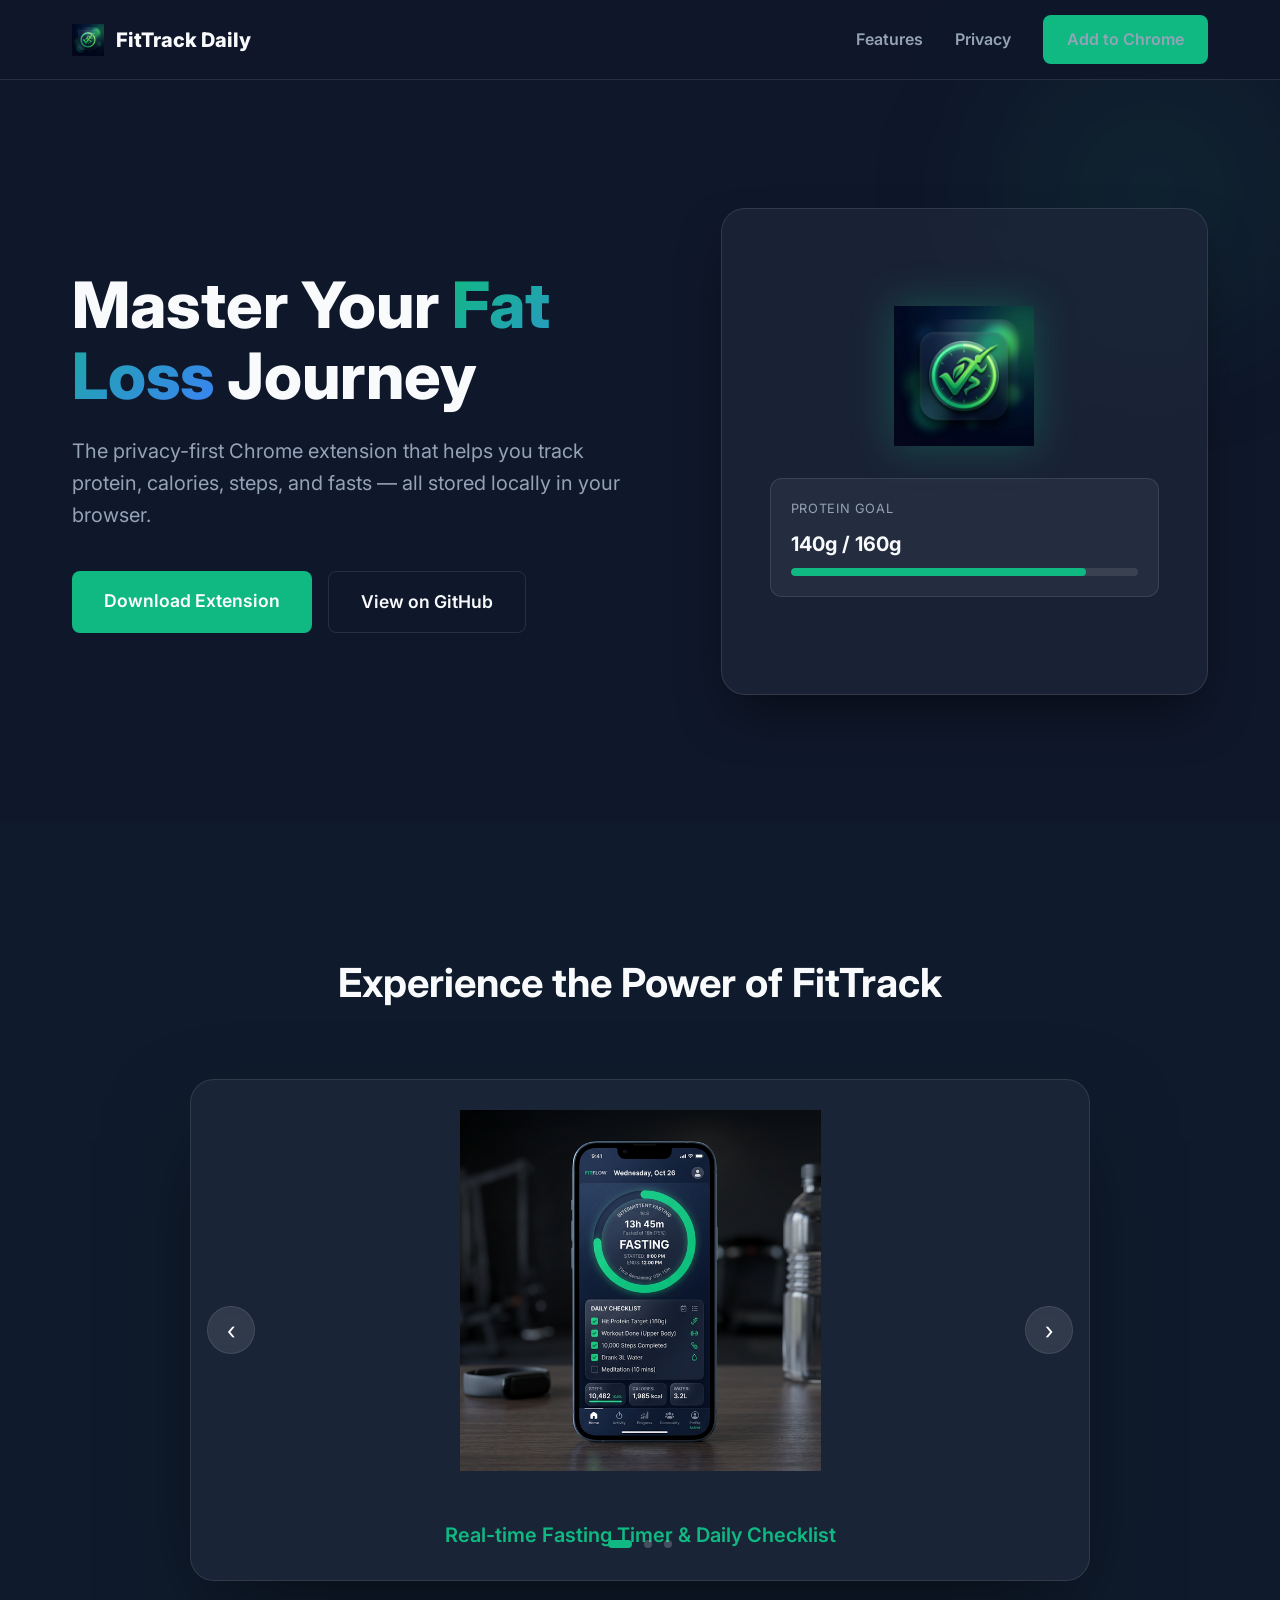
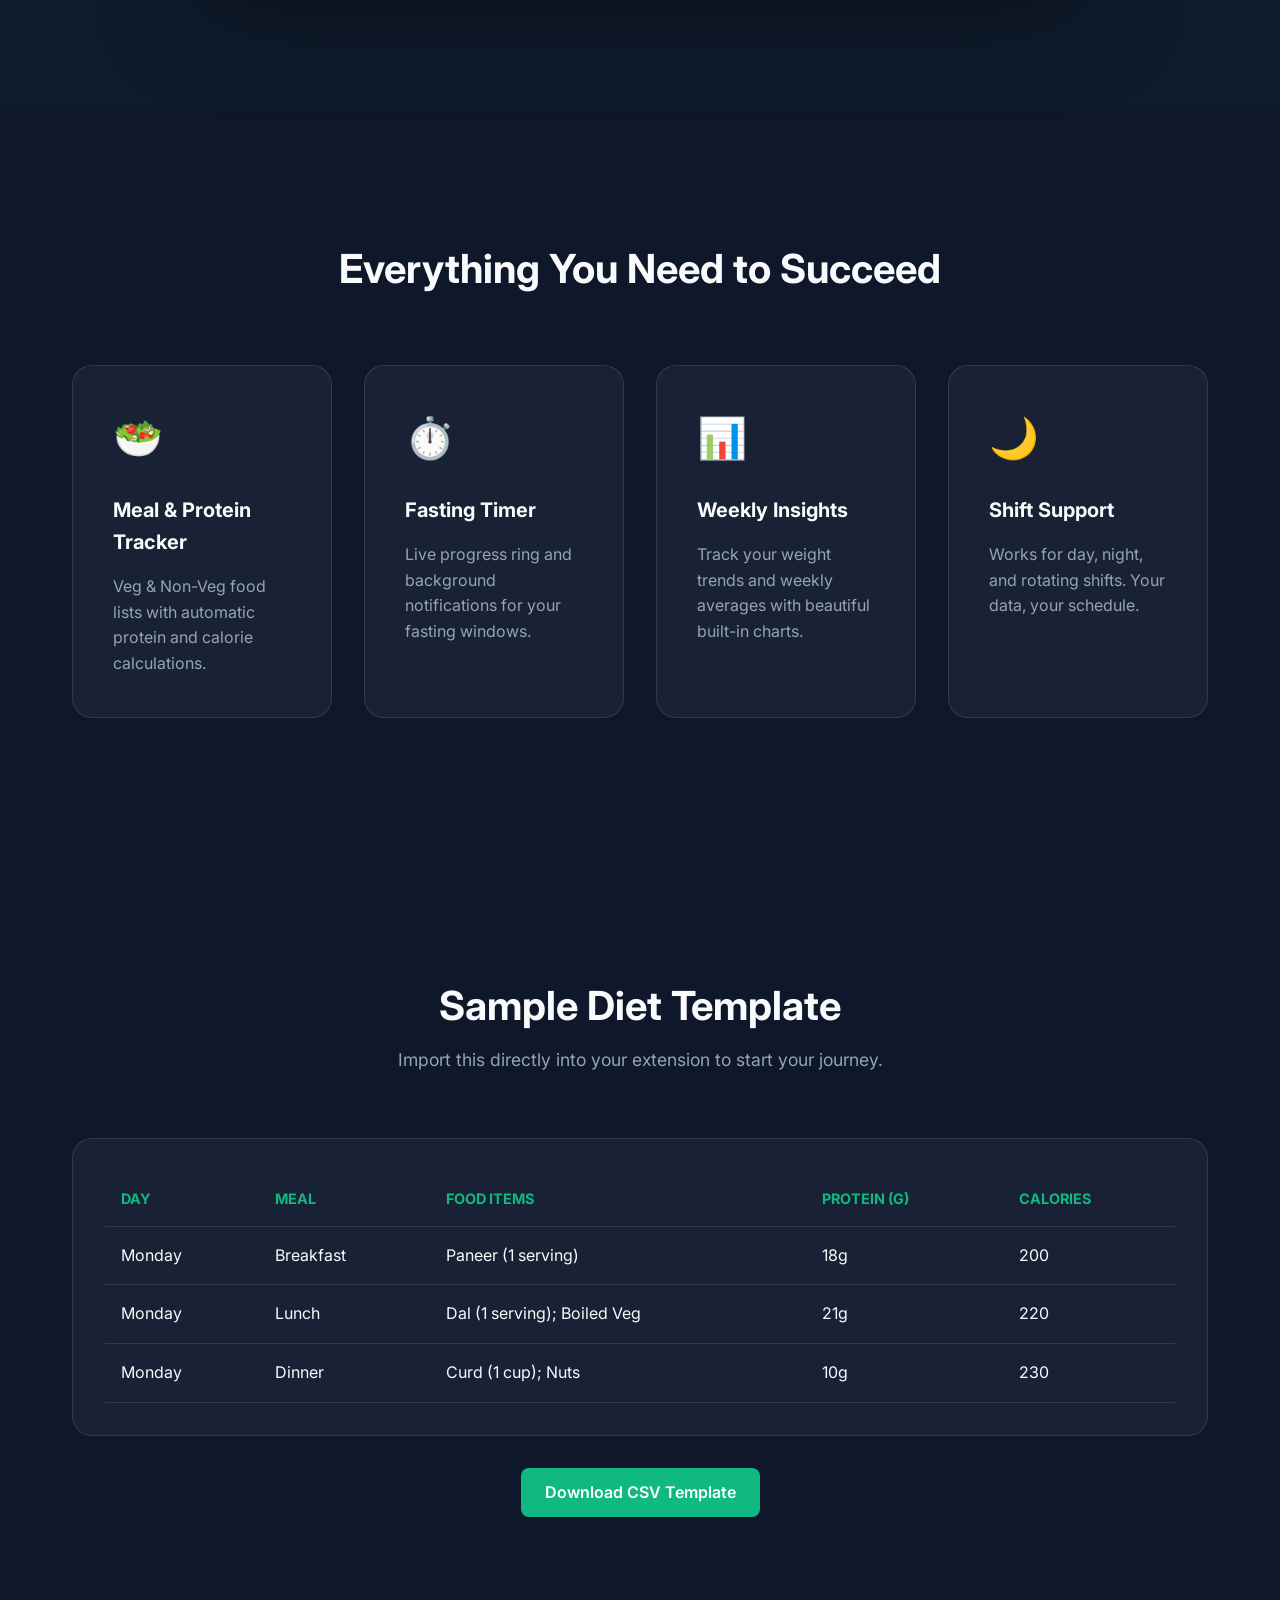
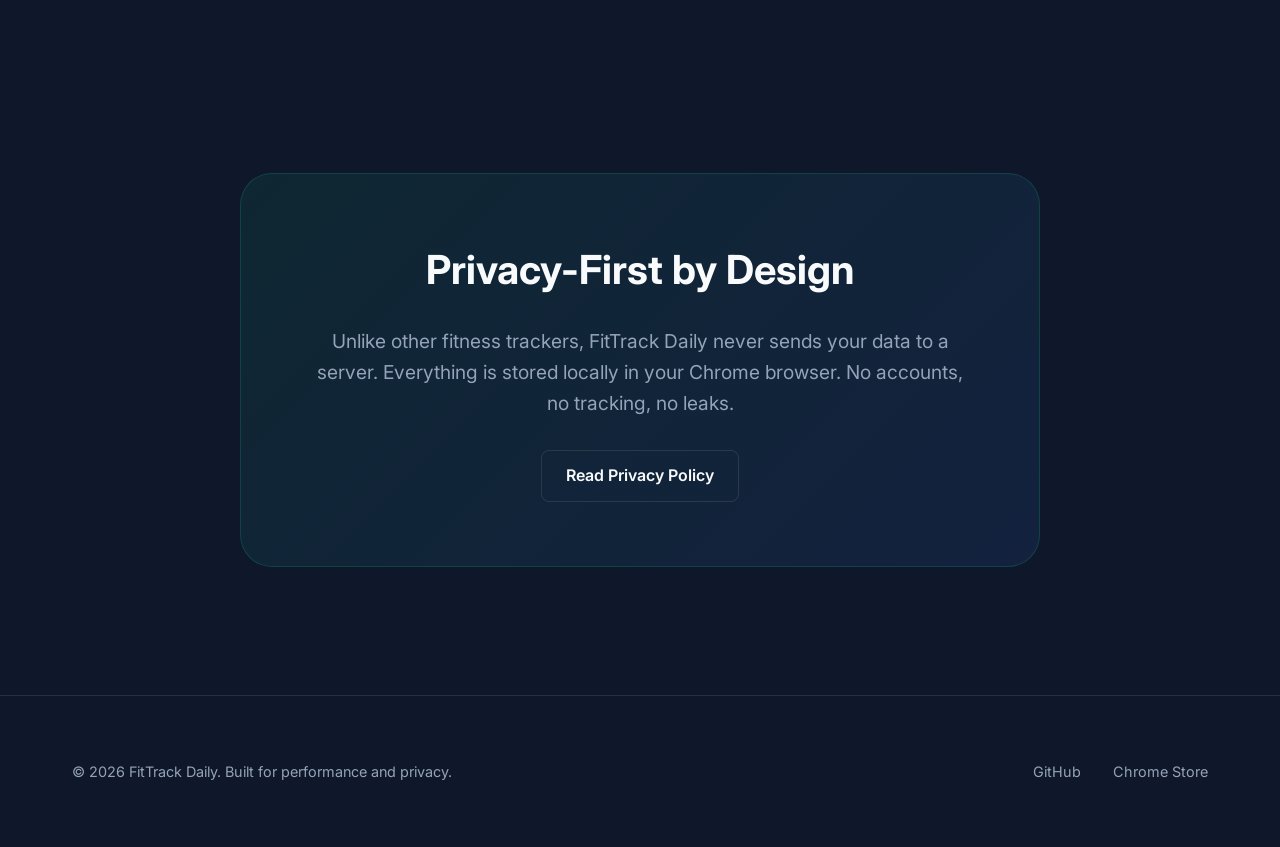
<file: index.html>
<!DOCTYPE html>
<html lang="en">

<head>
    <meta charset="UTF-8">
    <meta name="viewport" content="width=device-width, initial-scale=1.0">
    <title>FitTrack Daily — Privacy-First Fat Loss Tracker</title>
    <meta name="description"
        content="A privacy-first Chrome Extension for daily fat-loss tracking. Track protein, calories, steps, sleep, mood, and fasting progress 100% locally.">
    <link rel="stylesheet" href="website-style.css">
    <link rel="preconnect" href="https://fonts.googleapis.com">
    <link rel="preconnect" href="https://fonts.gstatic.com" crossorigin>
    <link href="https://fonts.googleapis.com/css2?family=Inter:wght@400;600;800&display=swap" rel="stylesheet">
</head>

<body>
    <nav>
        <div class="container nav-content">
            <div class="logo">
                <img src="icons/icon48.png" alt="FitTrack Daily Logo">
                <span>FitTrack Daily</span>
            </div>
            <div class="nav-links">
                <a href="#features">Features</a>
                <a href="#privacy">Privacy</a>
                <a href="https://chromewebstore.google.com/detail/iknjdaipbdibkelihekikmeoeminfdgp" class="btn btn-primary">Add to Chrome</a>
            </div>
        </div>
    </nav>

    <header class="hero">
        <div class="container hero-content">
            <div class="hero-text">
                <h1>Master Your <span class="gradient-text">Fat Loss</span> Journey</h1>
                <p>The privacy-first Chrome extension that helps you track protein, calories, steps, and fasts — all
                    stored locally in your browser.</p>
                <div class="hero-cta">
                    <a href="https://chromewebstore.google.com/detail/iknjdaipbdibkelihekikmeoeminfdgp" class="btn btn-large btn-primary">Download
                        Extension</a>
                    <a href="https://github.com" class="btn btn-large btn-outline">View on GitHub</a>
                </div>
            </div>
            <div class="hero-image">
                <div class="image-mockup">
                    <img src="icons/icon128.png" alt="Extension Icon" class="main-icon">
                    <div class="glass-card">
                        <div class="stat">
                            <span class="label">Protein Goal</span>
                            <span class="value">140g / 160g</span>
                            <div class="progress-bar">
                                <div class="progress" style="width: 85%"></div>
                            </div>
                        </div>
                    </div>
                </div>
            </div>
        </div>
    </header>

    <section class="app-showcase">
        <div class="container">
            <h2 class="section-title">Experience the Power of FitTrack</h2>
            <div class="carousel-container">
                <div class="carousel" id="appCarousel">
                    <div class="slide active">
                        <img src="assets/dashboard.png" alt="Dashboard Mockup">
                        <div class="slide-caption">Real-time Fasting Timer & Daily Checklist</div>
                    </div>
                    <div class="slide">
                        <img src="assets/meals.png" alt="Meal Tracker Mockup">
                        <div class="slide-caption">Intuitive Meal & Protein Tracking</div>
                    </div>
                    <div class="slide">
                        <img src="assets/insights.png" alt="Insights Mockup">
                        <div class="slide-caption">Beautiful Weight Trend Visualizations</div>
                    </div>
                </div>
                <div class="carousel-nav">
                    <button class="carousel-btn prev" id="prevSlide">&lsaquo;</button>
                    <button class="carousel-btn next" id="nextSlide">&rsaquo;</button>
                </div>
                <div class="carousel-dots" id="carouselDots"></div>
            </div>
        </div>
    </section>

    <section id="features" class="features">
        <div class="container">
            <h2 class="section-title">Everything You Need to Succeed</h2>
            <div class="features-grid">
                <div class="feature-card">
                    <div class="feature-icon">🥗</div>
                    <h3>Meal & Protein Tracker</h3>
                    <p>Veg & Non-Veg food lists with automatic protein and calorie calculations.</p>
                </div>
                <div class="feature-card">
                    <div class="feature-icon">⏱️</div>
                    <h3>Fasting Timer</h3>
                    <p>Live progress ring and background notifications for your fasting windows.</p>
                </div>
                <div class="feature-card">
                    <div class="feature-icon">📊</div>
                    <h3>Weekly Insights</h3>
                    <p>Track your weight trends and weekly averages with beautiful built-in charts.</p>
                </div>
                <div class="feature-card">
                    <div class="feature-icon">🌙</div>
                    <h3>Shift Support</h3>
                    <p>Works for day, night, and rotating shifts. Your data, your schedule.</p>
                </div>
            </div>
        </div>
    </section>

    <section id="diet-template" class="diet-template-section">
        <div class="container">
            <h2 class="section-title">Sample Diet Template</h2>
            <p class="section-subtitle">Import this directly into your extension to start your journey.</p>
            <div class="template-container">
                <div class="table-card">
                    <table>
                        <thead>
                            <tr>
                                <th>Day</th>
                                <th>Meal</th>
                                <th>Food Items</th>
                                <th>Protein (g)</th>
                                <th>Calories</th>
                            </tr>
                        </thead>
                        <tbody>
                            <tr>
                                <td>Monday</td>
                                <td>Breakfast</td>
                                <td>Paneer (1 serving)</td>
                                <td>18g</td>
                                <td>200</td>
                            </tr>
                            <tr>
                                <td>Monday</td>
                                <td>Lunch</td>
                                <td>Dal (1 serving); Boiled Veg</td>
                                <td>21g</td>
                                <td>220</td>
                            </tr>
                            <tr>
                                <td>Monday</td>
                                <td>Dinner</td>
                                <td>Curd (1 cup); Nuts</td>
                                <td>10g</td>
                                <td>230</td>
                            </tr>
                        </tbody>
                    </table>
                </div>
                <div class="template-cta">
                    <a href="assets/diet_template.csv" download class="btn btn-primary">Download CSV Template</a>
                </div>
            </div>
        </div>
    </section>

    <section id="privacy" class="privacy-highlight">
        <div class="container">
            <div class="privacy-card">
                <h2>Privacy-First by Design</h2>
                <p>Unlike other fitness trackers, FitTrack Daily never sends your data to a server. Everything is stored
                    locally in your Chrome browser. No accounts, no tracking, no leaks.</p>
                <a href="privacy_policy.html" class="btn btn-outline">Read Privacy Policy</a>
            </div>
        </div>
    </section>

    <footer>
        <div class="container footer-content">
            <p>&copy; 2026 FitTrack Daily. Built for performance and privacy.</p>
            <div class="footer-links">
                <a href="https://github.com">GitHub</a>
                <a href="https://chromewebstore.google.com/detail/iknjdaipbdibkelihekikmeoeminfdgp">Chrome Store</a>
            </div>
        </div>
    </footer>

    <script>
        // Simple Carousel Logic
        const slides = document.querySelectorAll('.slide');
        const dotsContainer = document.getElementById('carouselDots');
        const prevBtn = document.getElementById('prevSlide');
        const nextBtn = document.getElementById('nextSlide');
        let currentSlide = 0;

        // Create dots
        slides.forEach((_, i) => {
            const dot = document.createElement('div');
            dot.classList.add('dot');
            if (i === 0) dot.classList.add('active');
            dot.addEventListener('click', () => goToSlide(i));
            dotsContainer.appendChild(dot);
        });

        const dots = document.querySelectorAll('.dot');

        function updateCarousel() {
            slides.forEach((slide, i) => {
                slide.classList.toggle('active', i === currentSlide);
                dots[i].classList.toggle('active', i === currentSlide);
            });
        }

        function goToSlide(n) {
            currentSlide = (n + slides.length) % slides.length;
            updateCarousel();
        }

        prevBtn.addEventListener('click', () => goToSlide(currentSlide - 1));
        nextBtn.addEventListener('click', () => goToSlide(currentSlide + 1));

        // Auto play
        setInterval(() => goToSlide(currentSlide + 1), 5000);
    </script>
</body>

</html>
</file>
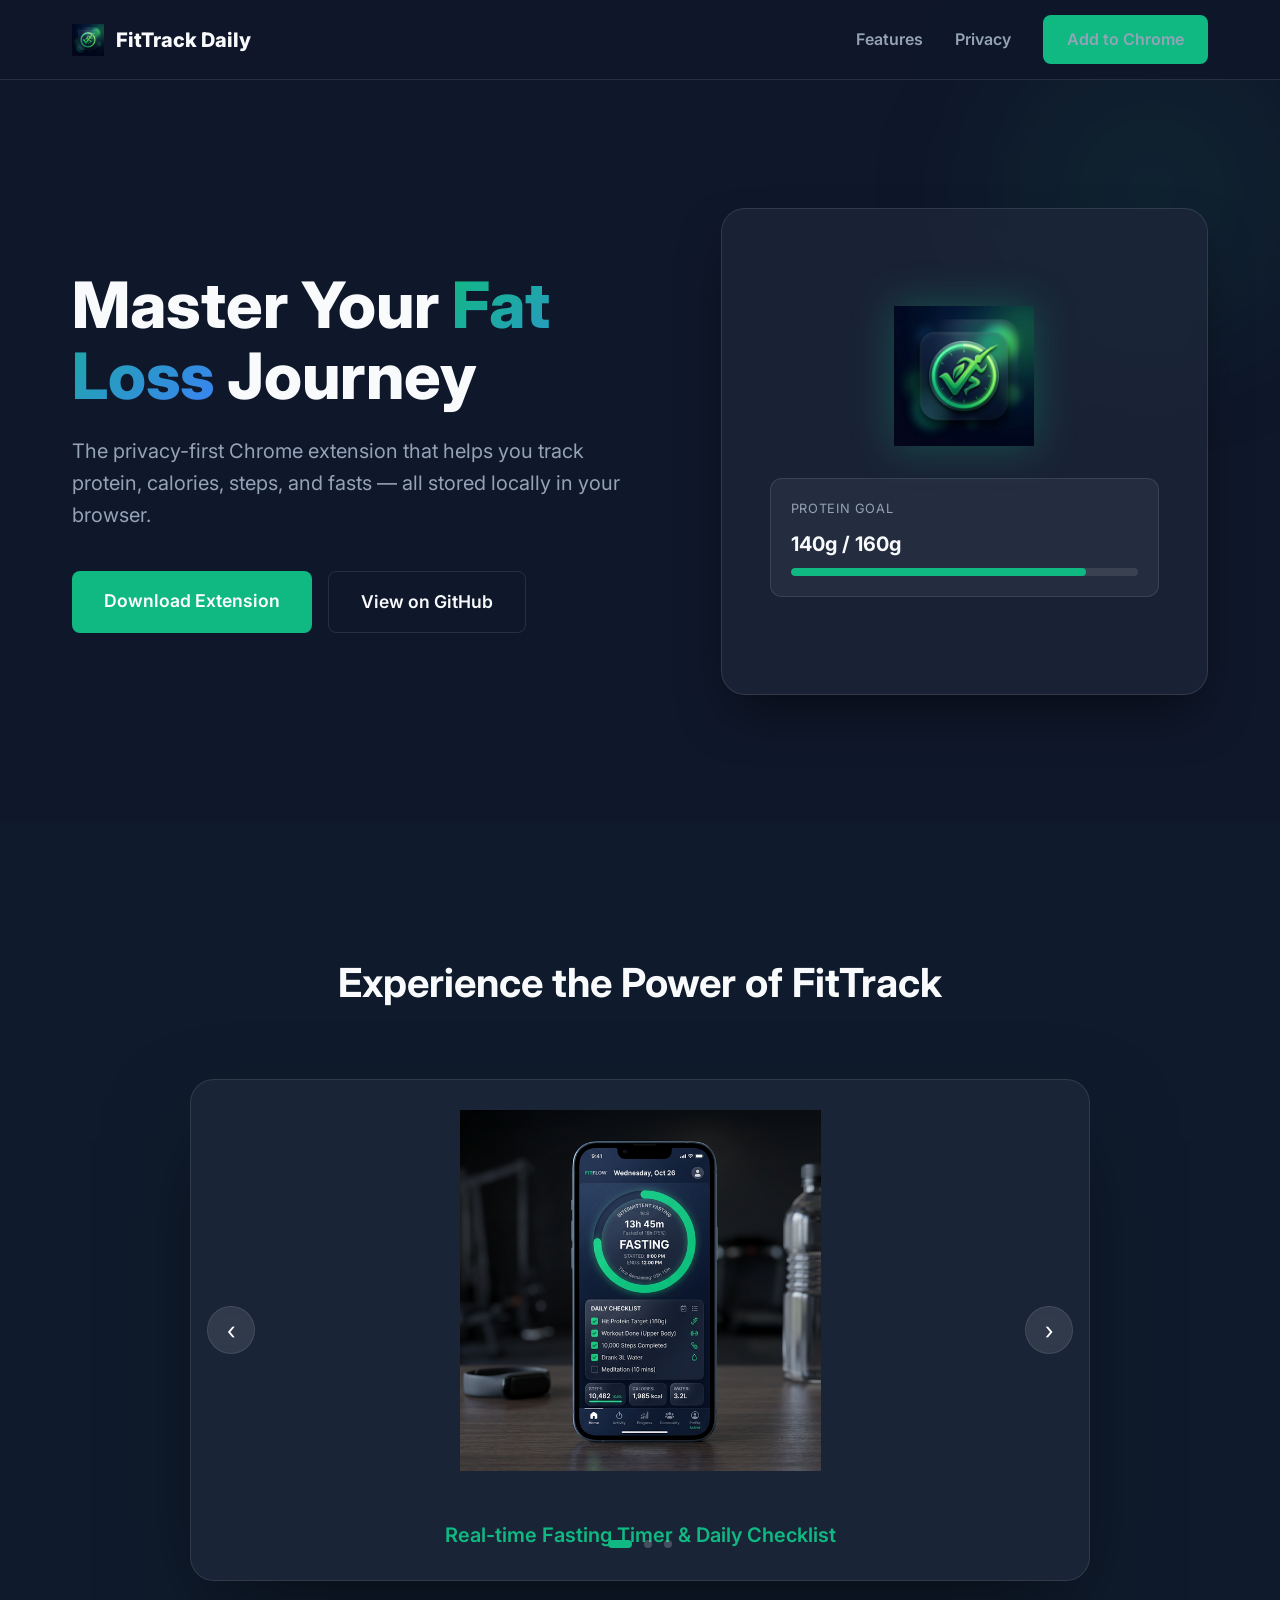
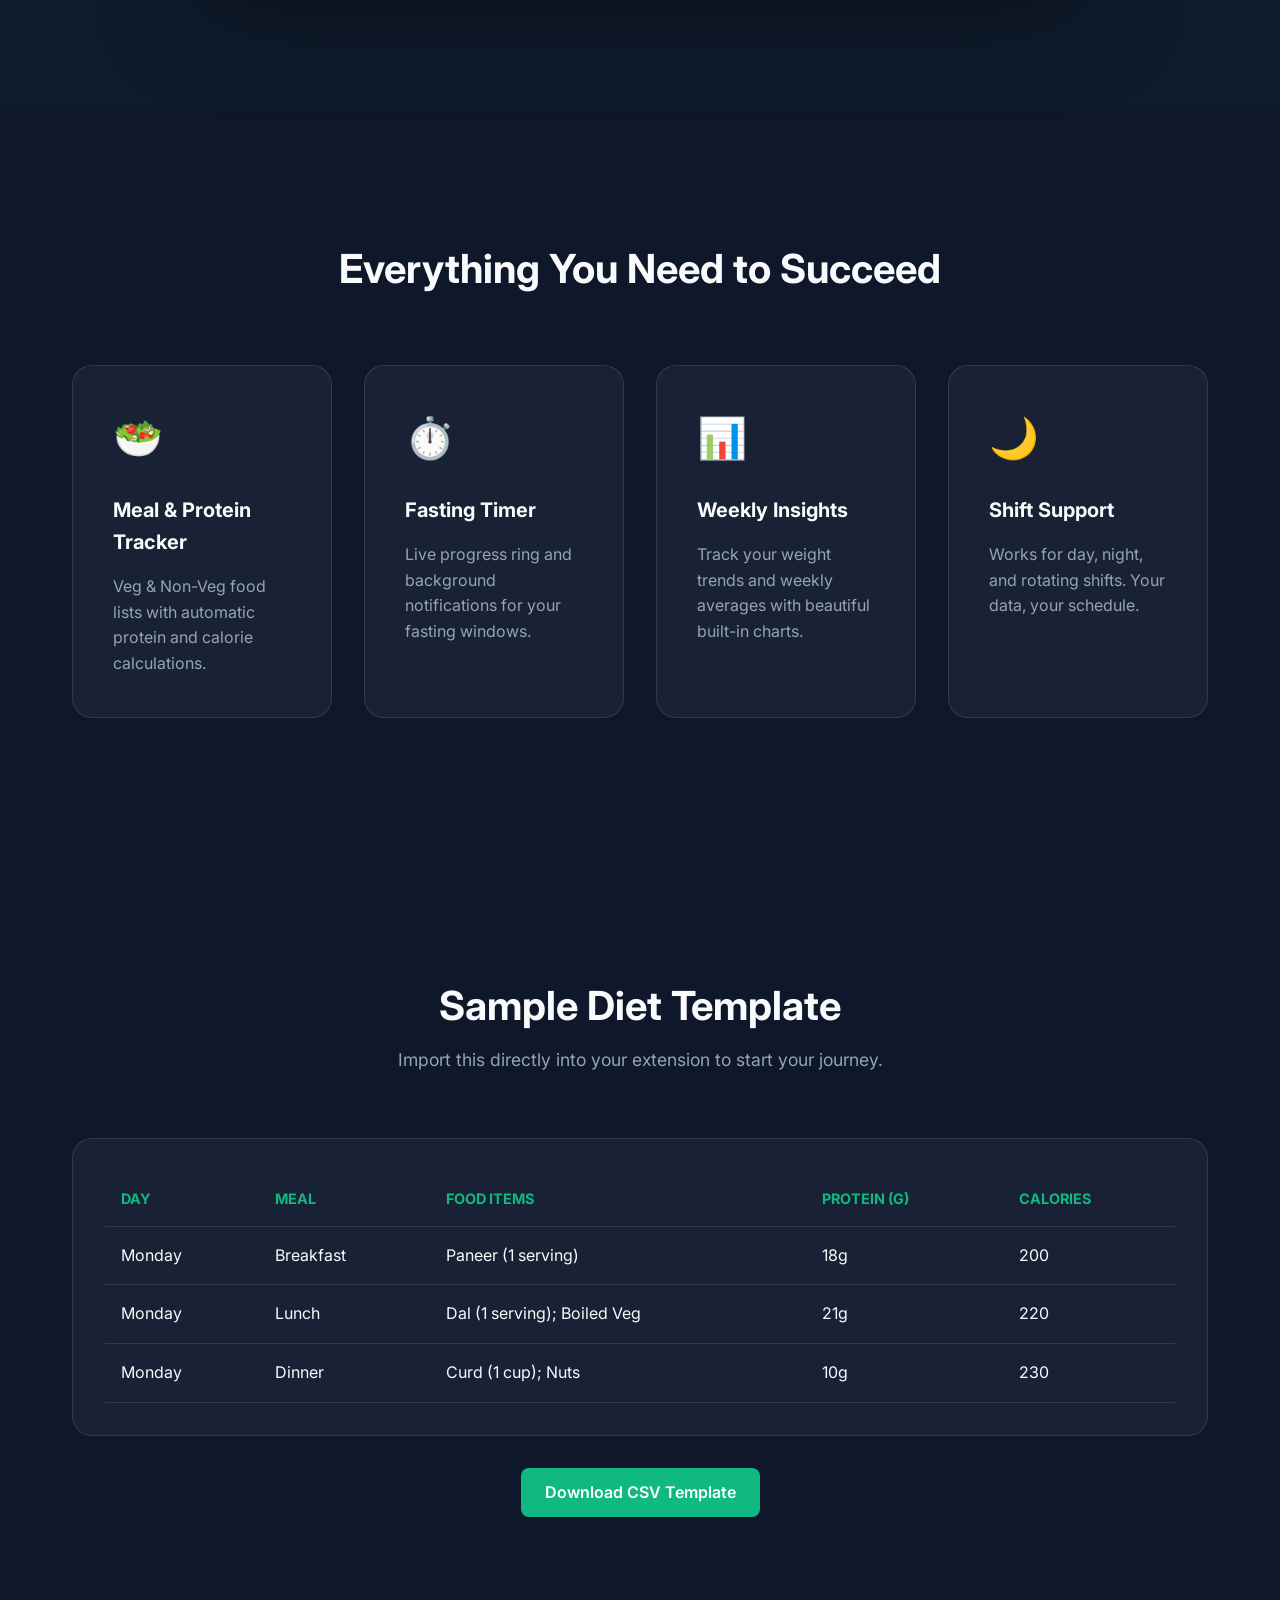
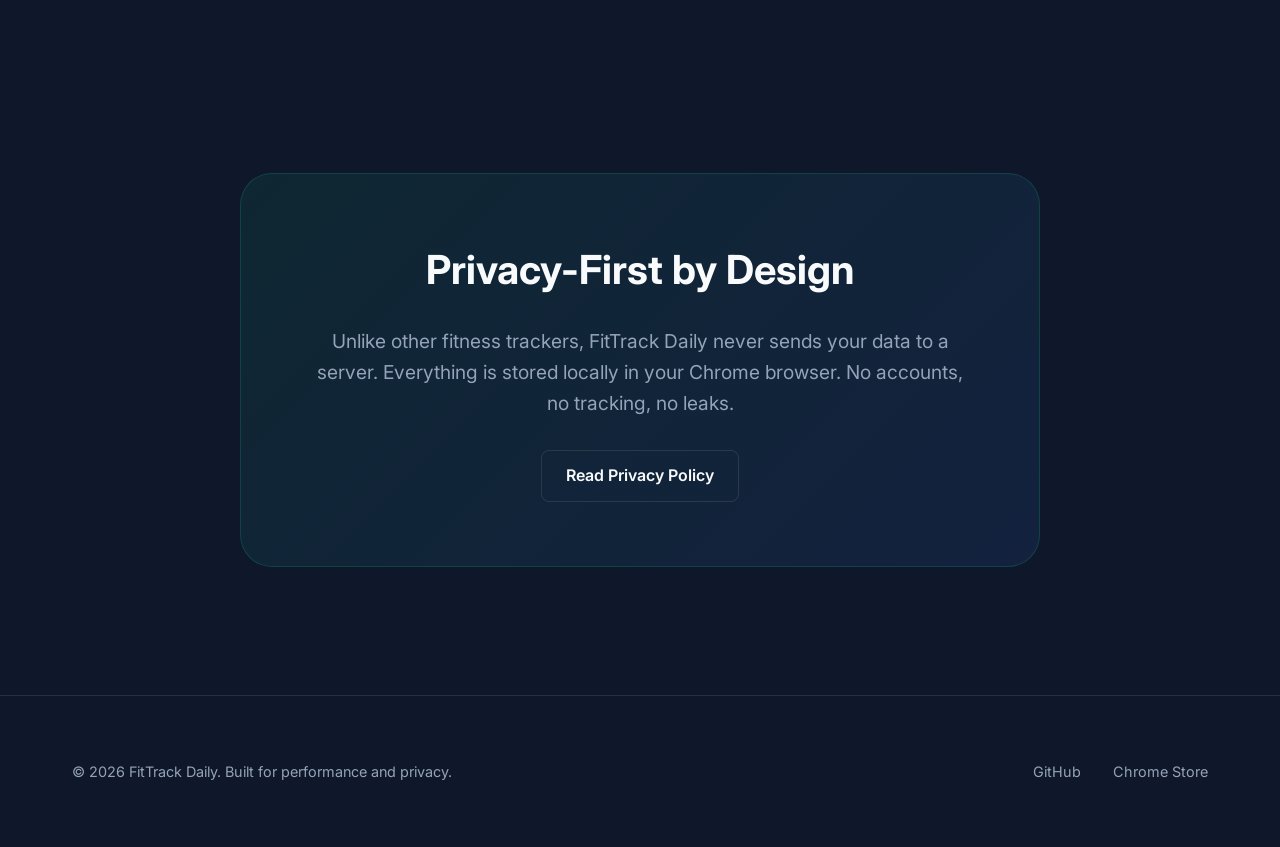
<file: website/index.html>
<!DOCTYPE html>
<html lang="en">

<head>
    <meta charset="UTF-8">
    <meta name="viewport" content="width=device-width, initial-scale=1.0">
    <title>FitTrack Daily — Privacy-First Fat Loss Tracker</title>
    <meta name="description"
        content="A privacy-first Chrome Extension for daily fat-loss tracking. Track protein, calories, steps, sleep, mood, and fasting progress 100% locally.">
    <link rel="stylesheet" href="style.css">
    <link rel="preconnect" href="https://fonts.googleapis.com">
    <link rel="preconnect" href="https://fonts.gstatic.com" crossorigin>
    <link href="https://fonts.googleapis.com/css2?family=Inter:wght@400;600;800&display=swap" rel="stylesheet">
</head>

<body>
    <nav>
        <div class="container nav-content">
            <div class="logo">
                <img src="../icons/icon48.png" alt="FitTrack Daily Logo">
                <span>FitTrack Daily</span>
            </div>
            <div class="nav-links">
                <a href="#features">Features</a>
                <a href="#privacy">Privacy</a>
                <a href="https://chrome.google.com/webstore" class="btn btn-primary">Add to Chrome</a>
            </div>
        </div>
    </nav>

    <header class="hero">
        <div class="container hero-content">
            <div class="hero-text">
                <h1>Master Your <span class="gradient-text">Fat Loss</span> Journey</h1>
                <p>The privacy-first Chrome extension that helps you track protein, calories, steps, and fasts — all
                    stored locally in your browser.</p>
                <div class="hero-cta">
                    <a href="https://chrome.google.com/webstore" class="btn btn-large btn-primary">Download
                        Extension</a>
                    <a href="https://github.com" class="btn btn-large btn-outline">View on GitHub</a>
                </div>
            </div>
            <div class="hero-image">
                <div class="image-mockup">
                    <img src="../icons/icon128.png" alt="Extension Icon" class="main-icon">
                    <div class="glass-card">
                        <div class="stat">
                            <span class="label">Protein Goal</span>
                            <span class="value">140g / 160g</span>
                            <div class="progress-bar">
                                <div class="progress" style="width: 85%"></div>
                            </div>
                        </div>
                    </div>
                </div>
            </div>
        </div>
    </header>

    <section class="app-showcase">
        <div class="container">
            <h2 class="section-title">Experience the Power of FitTrack</h2>
            <div class="carousel-container">
                <div class="carousel" id="appCarousel">
                    <div class="slide active">
                        <img src="assets/dashboard.png" alt="Dashboard Mockup">
                        <div class="slide-caption">Real-time Fasting Timer & Daily Checklist</div>
                    </div>
                    <div class="slide">
                        <img src="assets/meals.png" alt="Meal Tracker Mockup">
                        <div class="slide-caption">Intuitive Meal & Protein Tracking</div>
                    </div>
                    <div class="slide">
                        <img src="assets/insights.png" alt="Insights Mockup">
                        <div class="slide-caption">Beautiful Weight Trend Visualizations</div>
                    </div>
                </div>
                <div class="carousel-nav">
                    <button class="carousel-btn prev" id="prevSlide">&lsaquo;</button>
                    <button class="carousel-btn next" id="nextSlide">&rsaquo;</button>
                </div>
                <div class="carousel-dots" id="carouselDots"></div>
            </div>
        </div>
    </section>

    <section id="features" class="features">
        <div class="container">
            <h2 class="section-title">Everything You Need to Succeed</h2>
            <div class="features-grid">
                <div class="feature-card">
                    <div class="feature-icon">🥗</div>
                    <h3>Meal & Protein Tracker</h3>
                    <p>Veg & Non-Veg food lists with automatic protein and calorie calculations.</p>
                </div>
                <div class="feature-card">
                    <div class="feature-icon">⏱️</div>
                    <h3>Fasting Timer</h3>
                    <p>Live progress ring and background notifications for your fasting windows.</p>
                </div>
                <div class="feature-card">
                    <div class="feature-icon">📊</div>
                    <h3>Weekly Insights</h3>
                    <p>Track your weight trends and weekly averages with beautiful built-in charts.</p>
                </div>
                <div class="feature-card">
                    <div class="feature-icon">🌙</div>
                    <h3>Shift Support</h3>
                    <p>Works for day, night, and rotating shifts. Your data, your schedule.</p>
                </div>
            </div>
        </div>
    </section>

    <section id="diet-template" class="diet-template-section">
        <div class="container">
            <h2 class="section-title">Sample Diet Template</h2>
            <p class="section-subtitle">Import this directly into your extension to start your journey.</p>
            <div class="template-container">
                <div class="table-card">
                    <table>
                        <thead>
                            <tr>
                                <th>Day</th>
                                <th>Meal</th>
                                <th>Food Items</th>
                                <th>Protein (g)</th>
                                <th>Calories</th>
                            </tr>
                        </thead>
                        <tbody>
                            <tr>
                                <td>Monday</td>
                                <td>Breakfast</td>
                                <td>Paneer (1 serving)</td>
                                <td>18g</td>
                                <td>200</td>
                            </tr>
                            <tr>
                                <td>Monday</td>
                                <td>Lunch</td>
                                <td>Dal (1 serving); Boiled Veg</td>
                                <td>21g</td>
                                <td>220</td>
                            </tr>
                            <tr>
                                <td>Monday</td>
                                <td>Dinner</td>
                                <td>Curd (1 cup); Nuts</td>
                                <td>10g</td>
                                <td>230</td>
                            </tr>
                        </tbody>
                    </table>
                </div>
                <div class="template-cta">
                    <a href="assets/diet_template.csv" download class="btn btn-primary">Download CSV Template</a>
                </div>
            </div>
        </div>
    </section>

    <section id="privacy" class="privacy-highlight">
        <div class="container">
            <div class="privacy-card">
                <h2>Privacy-First by Design</h2>
                <p>Unlike other fitness trackers, FitTrack Daily never sends your data to a server. Everything is stored
                    locally in your Chrome browser. No accounts, no tracking, no leaks.</p>
                <a href="../privacy_policy.html" class="btn btn-outline">Read Privacy Policy</a>
            </div>
        </div>
    </section>

    <footer>
        <div class="container footer-content">
            <p>&copy; 2026 FitTrack Daily. Built for performance and privacy.</p>
            <div class="footer-links">
                <a href="https://github.com">GitHub</a>
                <a href="https://chrome.google.com/webstore">Chrome Store</a>
            </div>
        </div>
    </footer>

    <script>
        // Simple Carousel Logic
        const slides = document.querySelectorAll('.slide');
        const dotsContainer = document.getElementById('carouselDots');
        const prevBtn = document.getElementById('prevSlide');
        const nextBtn = document.getElementById('nextSlide');
        let currentSlide = 0;

        // Create dots
        slides.forEach((_, i) => {
            const dot = document.createElement('div');
            dot.classList.add('dot');
            if (i === 0) dot.classList.add('active');
            dot.addEventListener('click', () => goToSlide(i));
            dotsContainer.appendChild(dot);
        });

        const dots = document.querySelectorAll('.dot');

        function updateCarousel() {
            slides.forEach((slide, i) => {
                slide.classList.toggle('active', i === currentSlide);
                dots[i].classList.toggle('active', i === currentSlide);
            });
        }

        function goToSlide(n) {
            currentSlide = (n + slides.length) % slides.length;
            updateCarousel();
        }

        prevBtn.addEventListener('click', () => goToSlide(currentSlide - 1));
        nextBtn.addEventListener('click', () => goToSlide(currentSlide + 1));

        // Auto play
        setInterval(() => goToSlide(currentSlide + 1), 5000);
    </script>
</body>

</html>
</file>
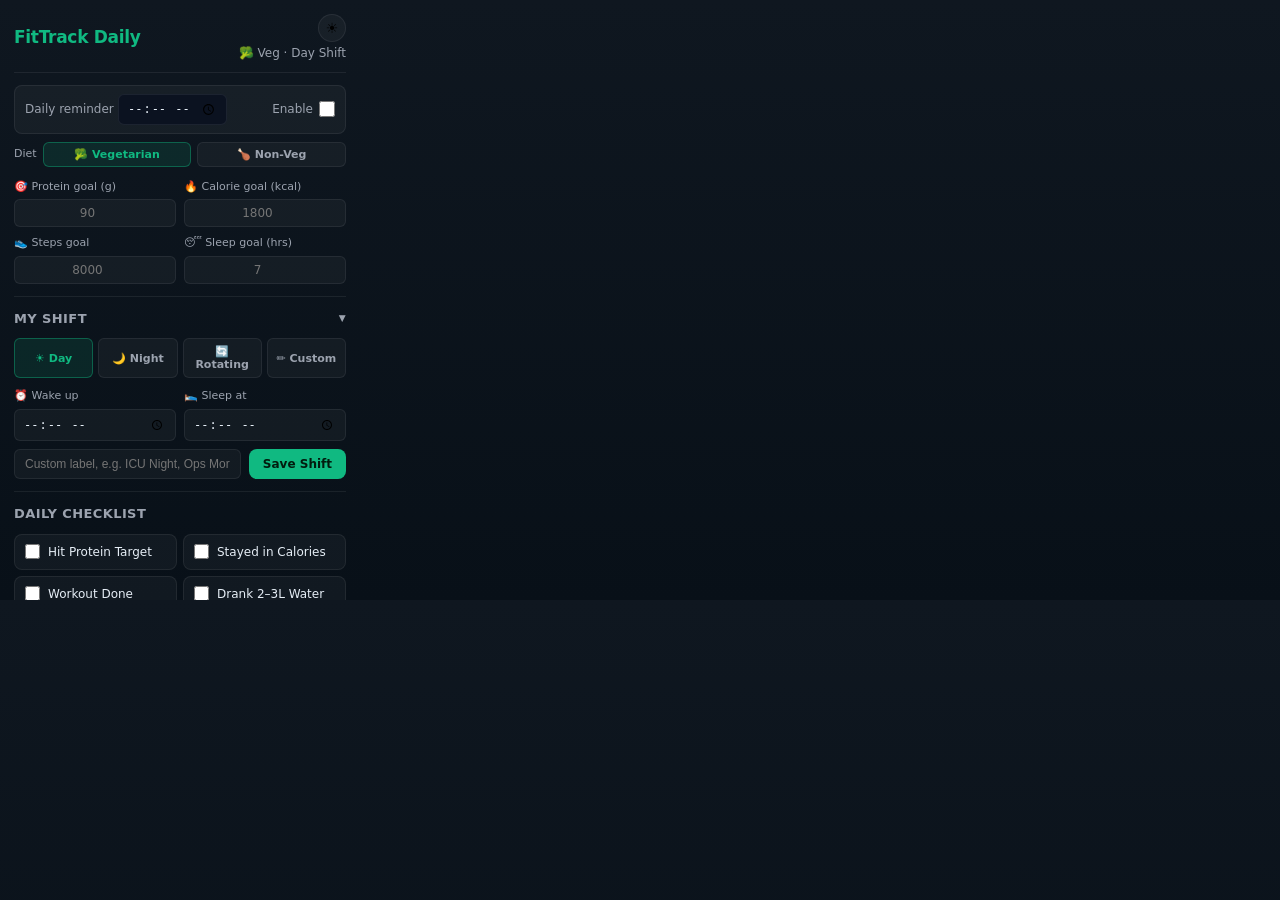
<file: popup.html>
<!--
  popup.html
  Main popup UI for BellyFatTracker extension.
  - Clean, dark-friendly design
  - Daily checklist, meal/protein tracker, weekly progress, settings
  This file contains only markup and links to `style.css`, `lib/simple-chart.js` and `popup.js`.
-->
<!doctype html>
<html lang="en">

<head>
  <meta charset="utf-8" />
  <meta name="viewport" content="width=device-width,initial-scale=1" />
  <title>FitTrack Daily</title>
  <link rel="stylesheet" href="style.css">
</head>

<body>
  <div class="container">
    <header>
      <div class="title-row">
        <h1>FitTrack Daily</h1>
        <div class="header-right">
          <button id="themeToggle" class="icon-btn" title="Toggle light/dark">☀️</button>
          <span id="streakBadge" class="streak-badge"></span>
          <small id="headerSubtitle" class="muted">🥦 Veg · Day Shift</small>
        </div>
      </div>
    </header>

    <section class="reminder-row-section">
      <div class="reminder-row">
        <div>
          <label for="reminderTime">Daily reminder</label>
          <input id="reminderTime" type="time">
        </div>
        <div class="toggle-row">
          <label for="enableReminders">Enable</label>
          <input id="enableReminders" type="checkbox">
        </div>
      </div>
      <div class="diet-toggle-row">
        <span class="diet-toggle-label">Diet</span>
        <button id="dietModeVeg" class="diet-btn diet-active">🥦 Vegetarian</button>
        <button id="dietModeNonveg" class="diet-btn">🍗 Non-Veg</button>
      </div>
      <div class="goals-row">
        <div class="goal-field">
          <label for="proteinGoal">🎯 Protein goal (g)</label>
          <input id="proteinGoal" type="number" min="30" max="300" step="5" placeholder="90">
        </div>
        <div class="goal-field">
          <label for="calorieGoal">🔥 Calorie goal (kcal)</label>
          <input id="calorieGoal" type="number" min="500" max="5000" step="50" placeholder="1800">
        </div>
        <div class="goal-field">
          <label for="stepsGoal">👟 Steps goal</label>
          <input id="stepsGoal" type="number" min="1000" max="50000" step="500" placeholder="8000">
        </div>
        <div class="goal-field">
          <label for="sleepGoal">😴 Sleep goal (hrs)</label>
          <input id="sleepGoal" type="number" min="4" max="12" step="0.5" placeholder="7">
        </div>
      </div>
    </section>

    <section class="shift-section collapsible">
      <h2>My Shift</h2>
      <div class="shift-type-row">
        <button class="shift-type-btn shift-active" data-shift="Day">☀️ Day</button>
        <button class="shift-type-btn" data-shift="Night">🌙 Night</button>
        <button class="shift-type-btn" data-shift="Rotating">🔄 Rotating</button>
        <button class="shift-type-btn" data-shift="Custom">✏️ Custom</button>
      </div>
      <div class="shift-times">
        <div class="shift-time-field">
          <label for="shiftWake">⏰ Wake up</label>
          <input id="shiftWake" type="time">
        </div>
        <div class="shift-time-field">
          <label for="shiftSleep">🛌 Sleep at</label>
          <input id="shiftSleep" type="time">
        </div>
      </div>
      <div class="shift-name-row">
        <input id="shiftName" type="text" placeholder="Custom label, e.g. ICU Night, Ops Morning…" maxlength="30">
        <button id="saveShift" class="primary">Save Shift</button>
      </div>
    </section>

    <section class="checklist">
      <h2>Daily Checklist</h2>
      <div class="grid">
        <label class="check" data-key="hitProtein"><input type="checkbox" id="hitProtein">Hit Protein Target</label>
        <label class="check" data-key="stayedCalories"><input type="checkbox" id="stayedCalories">Stayed in
          Calories</label>
        <label class="check" data-key="workoutDone"><input type="checkbox" id="workoutDone">Workout Done</label>
        <label class="check" data-key="drankWater"><input type="checkbox" id="drankWater">Drank 2–3L Water</label>
        <label class="check" data-key="noJunk"><input type="checkbox" id="noJunk">No Junk/Sugar</label>
      </div>
      <div class="daily-extras">
        <div class="extra-field">
          <label for="stepsToday">👟 Steps</label>
          <input id="stepsToday" type="number" min="0" step="100" placeholder="e.g. 8000">
        </div>
        <div class="extra-field">
          <label for="sleepHours">😴 Sleep (hrs)</label>
          <input id="sleepHours" type="number" min="0" max="24" step="0.5" placeholder="e.g. 7">
        </div>
      </div>
      <div class="mood-row">
        <span class="mood-label">Mood today</span>
        <div class="mood-buttons">
          <button class="mood-btn" data-mood="bad" title="Bad">😔</button>
          <button class="mood-btn" data-mood="meh" title="Meh">😐</button>
          <button class="mood-btn" data-mood="ok" title="OK">🙂</button>
          <button class="mood-btn" data-mood="good" title="Good">😄</button>
          <button class="mood-btn" data-mood="pumped" title="Pumped">💪</button>
        </div>
      </div>
      <div class="water-tracker">
        <div class="water-header">
          <span class="water-label">💧 Water</span>
          <span class="water-count"><span id="waterCount">0</span>/8 glasses</span>
        </div>
        <div class="water-glasses" id="waterGlasses"></div>
      </div>
      <div class="notes">
        <label for="notes">Notes (optional)</label>
        <textarea id="notes" rows="3" placeholder="How was the day? Any cravings or wins?"></textarea>
      </div>
    </section>

    <section class="fast-section collapsible">
      <h2>⏱️ Fasting Timer</h2>
      <div class="fast-layout">
        <div class="fast-ring-wrap">
          <svg class="fast-svg" width="80" height="80" viewBox="0 0 80 80">
            <circle cx="40" cy="40" r="28" fill="none" stroke="var(--border)" stroke-width="6" />
            <circle id="fastRing" cx="40" cy="40" r="28" fill="none" stroke="var(--accent)" stroke-width="6"
              stroke-linecap="round" stroke-dasharray="175.9" stroke-dashoffset="175.9" transform="rotate(-90 40 40)" />
          </svg>
          <div id="fastTimeDisplay" class="fast-time-overlay">——:——:——</div>
        </div>
        <div class="fast-info">
          <div id="fastStatus" class="fast-status muted">No active fast</div>
          <div class="fast-target-row">
            <label for="fastTarget">Target (hrs)</label>
            <input id="fastTarget" type="number" min="8" max="72" step="0.5" value="16">
          </div>
          <button id="fastToggleBtn" class="primary fast-btn">Start Fast</button>
        </div>
      </div>
    </section>

    <section class="diet-plan-section collapsible">
      <h2>My Diet Plan</h2>

      <!-- Tabs -->
      <div class="plan-tabs">
        <button class="plan-tab plan-tab-active" id="tabBuild">✏️ Build</button>
        <button class="plan-tab" id="tabImport">📁 Import File</button>
      </div>

      <!-- ── Build panel ── -->
      <div id="panelBuild">
        <div id="planBuilderRows">
          <!-- rows injected by popup.js -->
        </div>
        <div class="plan-builder-actions">
          <button id="addPlanRowBtn" class="secondary">+ Add Row</button>
          <button id="savePlanBtn" class="primary">Save Plan</button>
        </div>
      </div>

      <!-- ── Import panel ── -->
      <div id="panelImport" class="hidden">
        <p class="muted">Upload a CSV or Excel diet plan.</p>
        <div class="upload-row">
          <input id="dietFile" type="file" accept=".csv,.xlsx,.xls">
          <button id="uploadDiet" class="primary">Upload</button>
        </div>
        <div class="template-row">
          <button id="downloadTemplate" class="secondary">Download CSV Template</button>
        </div>
      </div>

      <div id="dietStatus" class="muted"></div>
    </section>

    <section class="insights collapsible">
      <h2>Insights</h2>
      <div id="insightsPanel"></div>
      <button id="weeklySummaryBtn" class="secondary summary-btn">📊 Weekly Summary</button>
      <div id="weeklySummaryPanel" class="hidden"></div>
    </section>

    <section class="meals collapsible">
      <h2>Meal & Protein Tracker</h2>
      <p class="muted">Default foods in this fat-loss plan. Enter servings, protein & calories auto-calculated.</p>
      <div class="table-wrap">
        <table>
          <thead>
            <tr>
              <th>Food</th>
              <th>Servings</th>
              <th>Prot/srv</th>
              <th>Cal/srv</th>
              <th>Prot (g)</th>
              <th>Cal</th>
            </tr>
          </thead>
          <tbody id="mealRows">
            <!-- Rows generated by popup.js -->
          </tbody>
        </table>
      </div>
      <div class="protein-summary">
        <div>Total protein: <strong id="totalProtein">0</strong> g</div>
        <div>Total calories: <strong id="totalCalories">0</strong> kcal</div>
      </div>
      <div id="proteinWarning" class="warning hidden">⚠️ Below protein goal</div>
      <div id="calorieBar" class="calorie-bar-wrap hidden">
        <div class="calorie-bar-label"><span>Calories</span><span id="calorieBarText"></span></div>
        <div class="calorie-bar-track">
          <div id="calorieBarFill" class="calorie-bar-fill"></div>
        </div>
      </div>

      <div class="meals-copy-row">
        <button id="copyYesterdayBtn" class="secondary">📋 Copy from Yesterday</button>
      </div>

      <!-- Custom Foods: user-defined foods persisted across sessions -->
      <div class="custom-foods-section">
        <div class="extras-header">
          <span class="muted">Custom Foods</span>
          <button id="showCustomFoodForm" class="extra-add-btn">+ Add Food</button>
        </div>
        <div id="customFoodForm" class="extra-form hidden">
          <input id="cfName" type="text" placeholder="Food name (e.g. Whey Protein)" maxlength="40">
          <div class="ef-nums">
            <div class="ef-field">
              <label>Protein / serving (g)</label>
              <input id="cfProtein" type="number" min="0" step="0.5" placeholder="0">
            </div>
            <div class="ef-field">
              <label>Calories / serving</label>
              <input id="cfCal" type="number" min="0" placeholder="0">
            </div>
          </div>
          <button id="addCustomFoodBtn" class="primary">Add to Food List</button>
        </div>
        <div id="customFoodsManager"></div>
      </div>

      <!-- Today's Extras: ad-hoc foods outside the normal plan -->
      <div class="extras-section">
        <div class="extras-header">
          <span class="muted">Today's Extras</span>
          <button id="showExtraForm" class="extra-add-btn">+ Add</button>
        </div>
        <div id="extraForm" class="extra-form hidden">
          <input id="efName" type="text" placeholder="Food / drink name" maxlength="40">
          <div class="ef-nums">
            <div class="ef-field">
              <label>Protein (g)</label>
              <input id="efProtein" type="number" min="0" step="0.5" placeholder="0">
            </div>
            <div class="ef-field">
              <label>Calories</label>
              <input id="efCal" type="number" min="0" placeholder="0">
            </div>
          </div>
          <button id="addExtraBtn" class="primary">Add to Today</button>
        </div>
        <div id="extrasList"></div>
      </div>
    </section>

    <section class="weekly collapsible">
      <h2>Weekly Progress</h2>
      <div class="weekly-form">
        <label>Height (cm) — for BMI<input id="heightInput" type="number" step="0.5" placeholder="e.g. 175"></label>
        <label>Weight (kg)<input id="weight" type="number" step="0.1"></label>
        <label>Waist (cm)<input id="waist" type="number" step="0.1"></label>
        <label>Photo<input id="photo" type="file" accept="image/*"></label>
        <button id="saveWeekly" class="primary">Save Weekly Entry</button>
      </div>
      <div class="weekly-summary">
        <canvas id="trendChart"></canvas>
        <div id="weeklyStats"></div>
      </div>
      <div id="photosGallery"></div>
    </section>

    <section class="weekly-schedule collapsible">
      <h2>Weekly Meal Schedule</h2>
      <div id="weeklySchedule"></div>
    </section>

    <section class="controls">
      <button id="saveDay" class="primary">Save Today</button>
      <button id="resetWeek" class="danger">Reset Week</button>
    </section>
    <section class="io-section">
      <div class="io-row">
        <button id="exportDataBtn" class="secondary">📤 Export Data</button>
        <label class="secondary io-import-label">📥 Import
          <input id="importDataInput" type="file" accept=".json" class="hidden">
        </label>
      </div>
    </section>

    <footer>
      <small class="muted">Tip: set your wake-up time in Settings for night-shift scheduling.</small>
    </footer>
  </div>

  <script src="lib/simple-chart.js"></script>
  <script src="popup.js"></script>
</body>

</html>
</file>
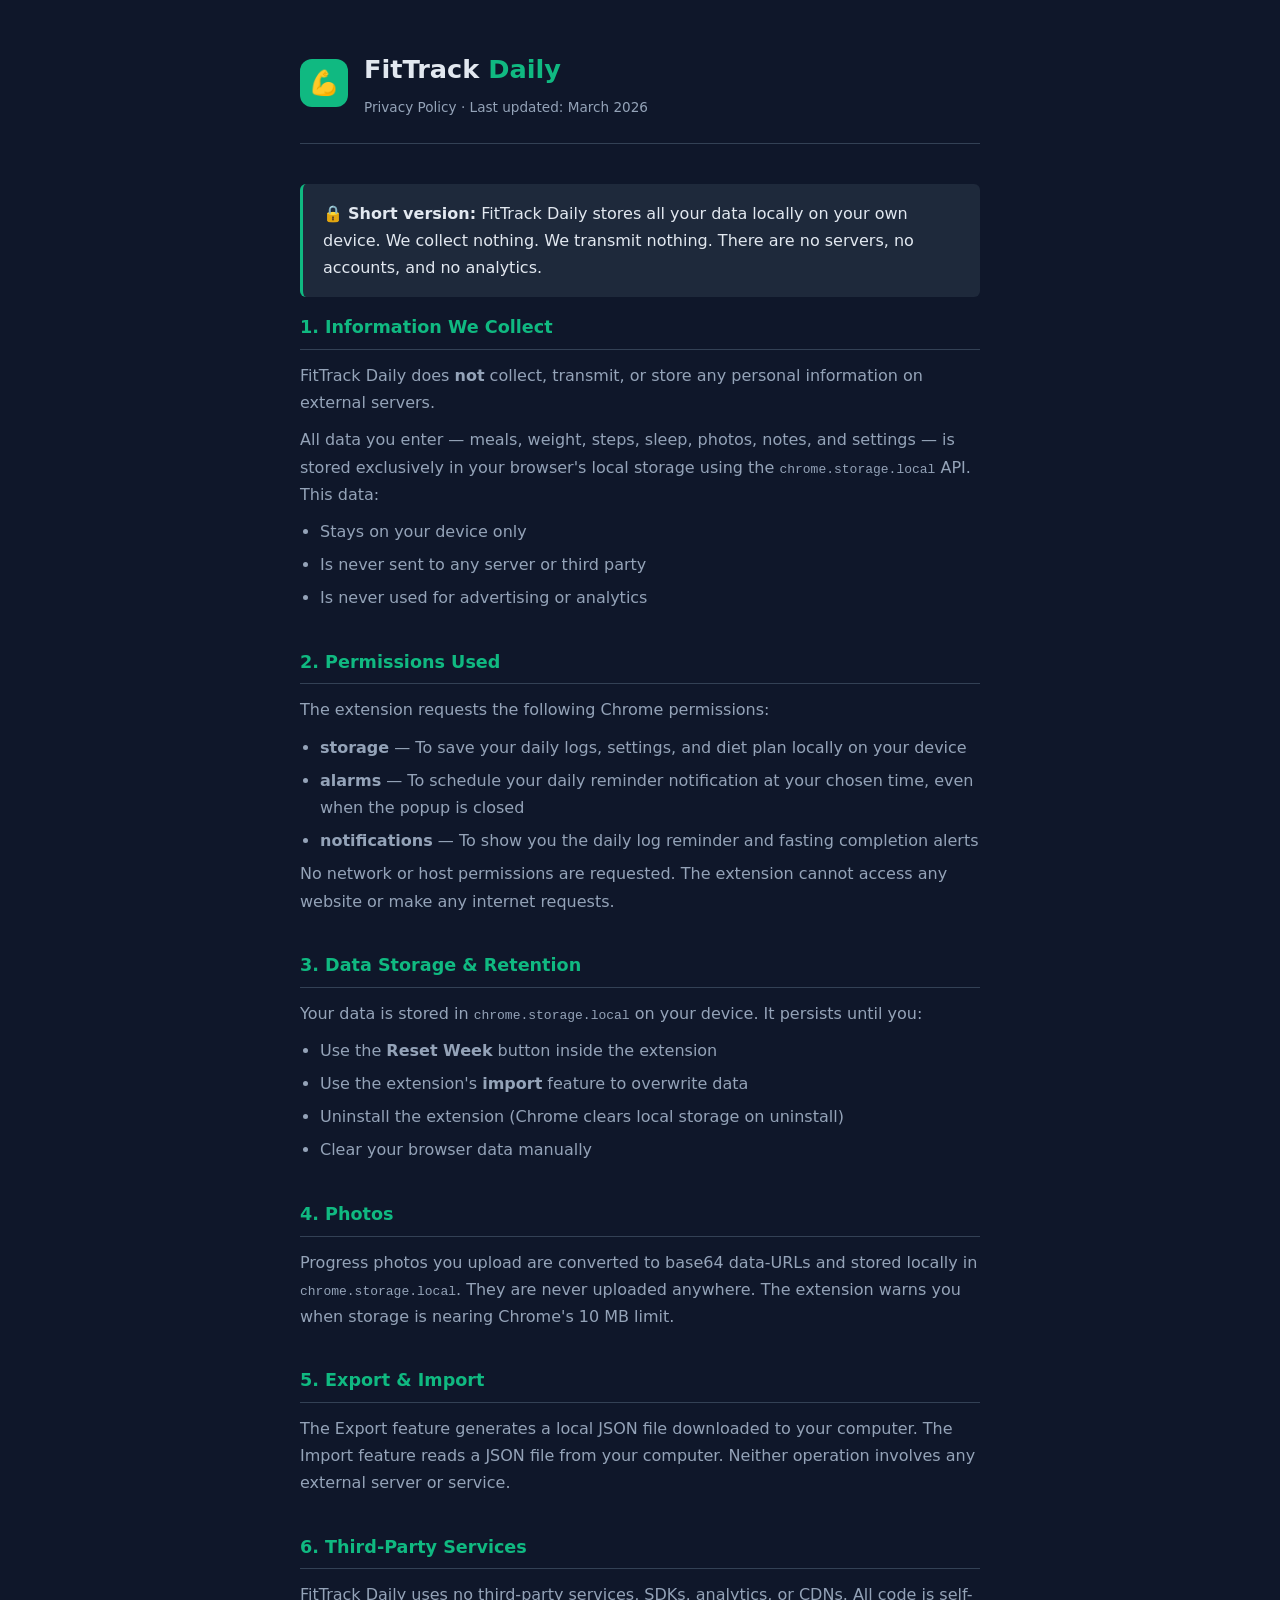
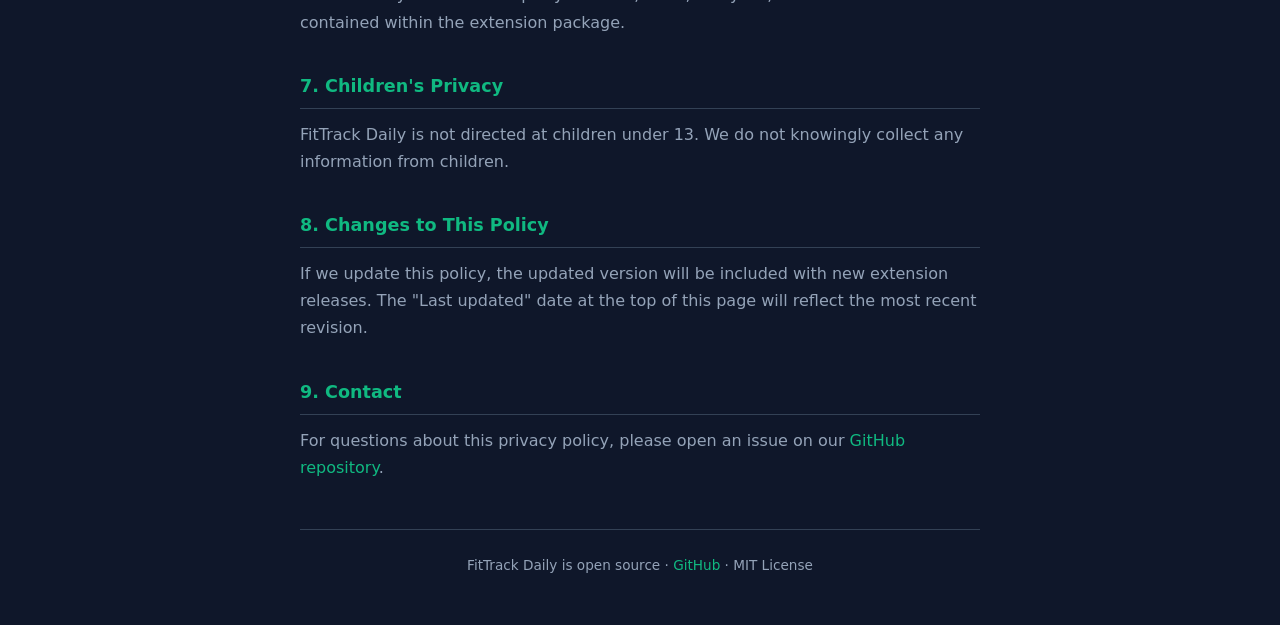
<file: privacy_policy.html>
<!doctype html>
<html lang="en">

<head>
    <meta charset="utf-8" />
    <meta name="viewport" content="width=device-width, initial-scale=1" />
    <title>Privacy Policy — FitTrack Daily</title>
    <style>
        :root {
            --bg: #0f172a;
            --surface: #1e293b;
            --accent: #10b981;
            --text: #e2e8f0;
            --muted: #94a3b8;
            --border: #334155;
        }

        * {
            box-sizing: border-box;
            margin: 0;
            padding: 0;
        }

        body {
            font-family: system-ui, -apple-system, 'Segoe UI', sans-serif;
            background: var(--bg);
            color: var(--text);
            line-height: 1.7;
            padding: 48px 24px;
        }

        .wrapper {
            max-width: 680px;
            margin: 0 auto;
        }

        header {
            display: flex;
            align-items: center;
            gap: 16px;
            margin-bottom: 40px;
            padding-bottom: 24px;
            border-bottom: 1px solid var(--border);
        }

        .logo {
            width: 48px;
            height: 48px;
            background: var(--accent);
            border-radius: 12px;
            display: flex;
            align-items: center;
            justify-content: center;
            font-size: 24px;
        }

        h1 {
            font-size: 1.6rem;
        }

        h1 span {
            color: var(--accent);
        }

        .last-updated {
            color: var(--muted);
            font-size: 0.85rem;
            margin-top: 4px;
        }

        section {
            margin-bottom: 36px;
        }

        h2 {
            font-size: 1.1rem;
            color: var(--accent);
            margin-bottom: 12px;
            padding-bottom: 6px;
            border-bottom: 1px solid var(--border);
        }

        p {
            color: var(--muted);
            margin-bottom: 10px;
        }

        ul {
            list-style: disc;
            padding-left: 20px;
            color: var(--muted);
        }

        ul li {
            margin-bottom: 6px;
        }

        .highlight {
            background: var(--surface);
            border-left: 3px solid var(--accent);
            border-radius: 6px;
            padding: 16px 20px;
            margin: 16px 0;
        }

        .highlight p {
            color: var(--text);
            margin: 0;
        }

        a {
            color: var(--accent);
            text-decoration: none;
        }

        a:hover {
            text-decoration: underline;
        }

        footer {
            margin-top: 48px;
            padding-top: 24px;
            border-top: 1px solid var(--border);
            text-align: center;
            color: var(--muted);
            font-size: 0.85rem;
        }
    </style>
</head>

<body>
    <div class="wrapper">
        <header>
            <div class="logo">💪</div>
            <div>
                <h1>FitTrack <span>Daily</span></h1>
                <div class="last-updated">Privacy Policy · Last updated: March 2026</div>
            </div>
        </header>

        <div class="highlight">
            <p>🔒 <strong>Short version:</strong> FitTrack Daily stores all your data locally on your own device. We
                collect nothing. We transmit nothing. There are no servers, no accounts, and no analytics.</p>
        </div>

        <section>
            <h2>1. Information We Collect</h2>
            <p>FitTrack Daily does <strong>not</strong> collect, transmit, or store any personal information on external
                servers.</p>
            <p>All data you enter — meals, weight, steps, sleep, photos, notes, and settings — is stored exclusively in
                your browser's local storage using the <code>chrome.storage.local</code> API. This data:</p>
            <ul>
                <li>Stays on your device only</li>
                <li>Is never sent to any server or third party</li>
                <li>Is never used for advertising or analytics</li>
            </ul>
        </section>

        <section>
            <h2>2. Permissions Used</h2>
            <p>The extension requests the following Chrome permissions:</p>
            <ul>
                <li><strong>storage</strong> — To save your daily logs, settings, and diet plan locally on your device
                </li>
                <li><strong>alarms</strong> — To schedule your daily reminder notification at your chosen time, even
                    when the popup is closed</li>
                <li><strong>notifications</strong> — To show you the daily log reminder and fasting completion alerts
                </li>
            </ul>
            <p>No network or host permissions are requested. The extension cannot access any website or make any
                internet requests.</p>
        </section>

        <section>
            <h2>3. Data Storage & Retention</h2>
            <p>Your data is stored in <code>chrome.storage.local</code> on your device. It persists until you:</p>
            <ul>
                <li>Use the <strong>Reset Week</strong> button inside the extension</li>
                <li>Use the extension's <strong>import</strong> feature to overwrite data</li>
                <li>Uninstall the extension (Chrome clears local storage on uninstall)</li>
                <li>Clear your browser data manually</li>
            </ul>
        </section>

        <section>
            <h2>4. Photos</h2>
            <p>Progress photos you upload are converted to base64 data-URLs and stored locally in
                <code>chrome.storage.local</code>. They are never uploaded anywhere. The extension warns you when
                storage is nearing Chrome's 10 MB limit.</p>
        </section>

        <section>
            <h2>5. Export & Import</h2>
            <p>The Export feature generates a local JSON file downloaded to your computer. The Import feature reads a
                JSON file from your computer. Neither operation involves any external server or service.</p>
        </section>

        <section>
            <h2>6. Third-Party Services</h2>
            <p>FitTrack Daily uses no third-party services, SDKs, analytics, or CDNs. All code is self-contained within
                the extension package.</p>
        </section>

        <section>
            <h2>7. Children's Privacy</h2>
            <p>FitTrack Daily is not directed at children under 13. We do not knowingly collect any information from
                children.</p>
        </section>

        <section>
            <h2>8. Changes to This Policy</h2>
            <p>If we update this policy, the updated version will be included with new extension releases. The "Last
                updated" date at the top of this page will reflect the most recent revision.</p>
        </section>

        <section>
            <h2>9. Contact</h2>
            <p>For questions about this privacy policy, please open an issue on our <a
                    href="https://github.com/your-username/fittrack-daily" target="_blank">GitHub repository</a>.</p>
        </section>

        <footer>
            FitTrack Daily is open source · <a href="https://github.com/your-username/fittrack-daily">GitHub</a> · MIT
            License
        </footer>
    </div>
</body>

</html>
</file>
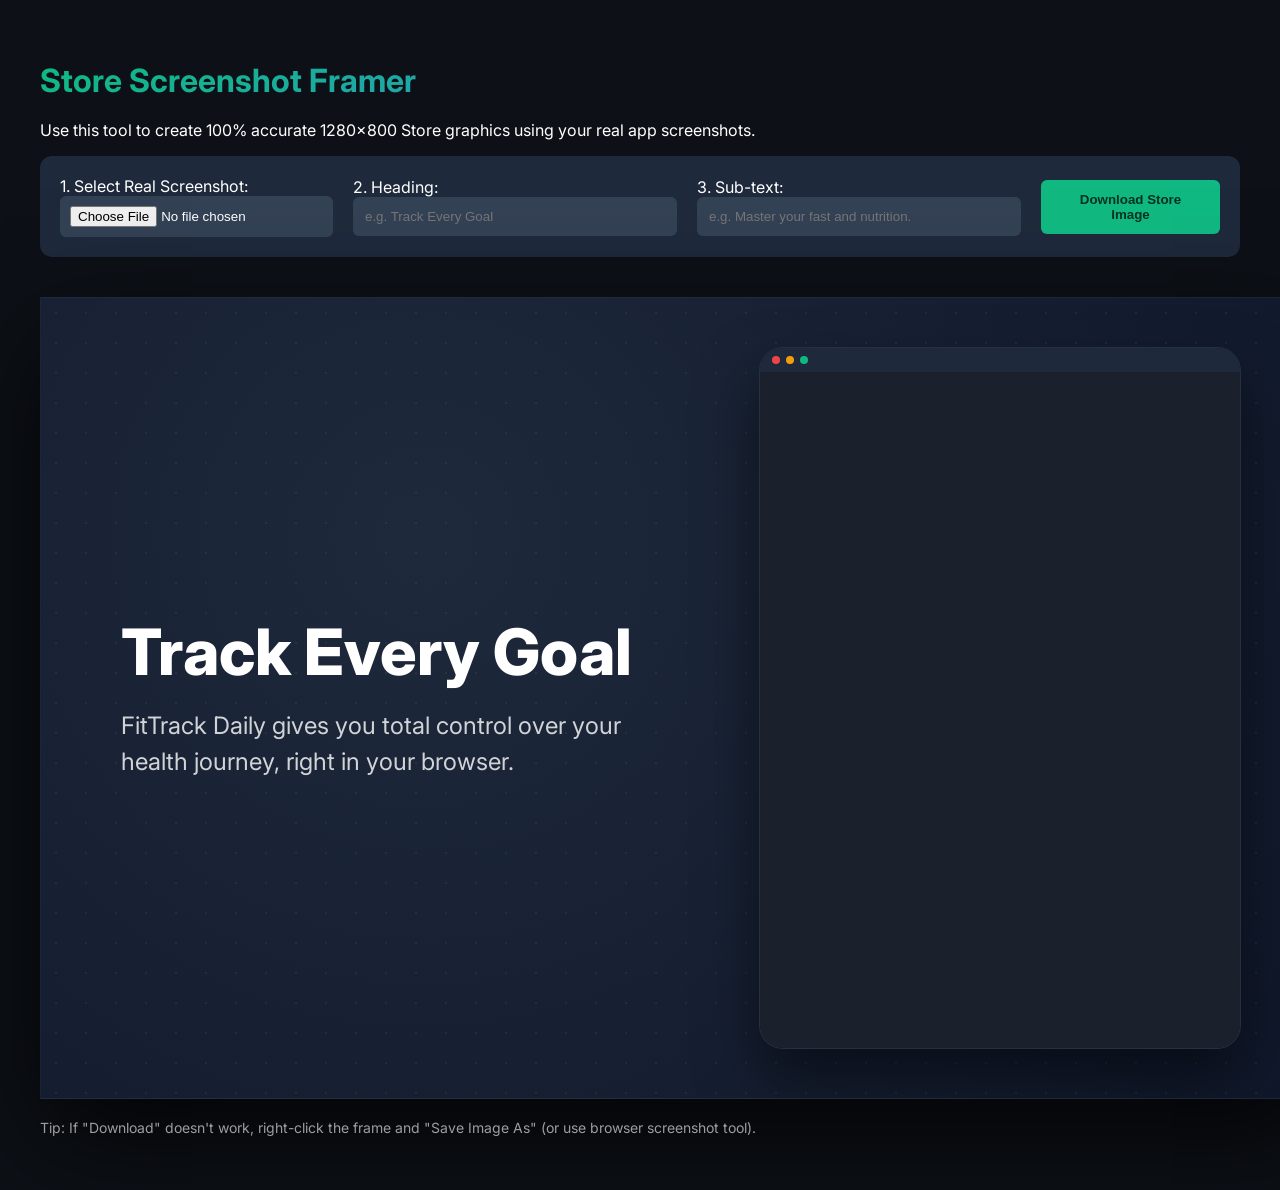
<file: store_framer.html>
<!DOCTYPE html>
<html lang="en">

<head>
    <meta charset="UTF-8">
    <meta name="viewport" content="width=device-width, initial-scale=1.0">
    <title>FitTrack Daily - Store Screenshot Framer</title>
    <link href="https://fonts.googleapis.com/css2?family=Inter:wght@400;700;800&display=swap" rel="stylesheet">
    <style>
        :root {
            --bg: #0f172a;
            --card: #1e293b;
            --accent: #10b981;
            --blue: #3b82f6;
        }

        body {
            margin: 0;
            font-family: 'Inter', sans-serif;
            background: #0d1117;
            color: white;
            display: flex;
            flex-direction: column;
            align-items: center;
            padding: 40px;
        }

        .container {
            max-width: 1300px;
            width: 100%;
        }

        h1 {
            font-size: 32px;
            margin-bottom: 20px;
            background: linear-gradient(135deg, var(--accent), var(--blue));
            -webkit-background-clip: text;
            -webkit-text-fill-color: transparent;
        }

        .controls {
            display: flex;
            gap: 20px;
            margin-bottom: 40px;
            background: var(--card);
            padding: 20px;
            border-radius: 12px;
            align-items: center;
        }

        input[type="file"] {
            background: #334155;
            padding: 10px;
            border-radius: 6px;
            color: white;
            border: none;
            cursor: pointer;
        }

        input[type="text"] {
            background: #334155;
            padding: 12px;
            border-radius: 6px;
            color: white;
            border: none;
            width: 300px;
        }

        button {
            background: var(--accent);
            color: #013220;
            border: none;
            padding: 12px 24px;
            border-radius: 6px;
            font-weight: 700;
            cursor: pointer;
            transition: 0.2s;
        }

        button:hover {
            filter: brightness(1.1);
            transform: translateY(-2px);
        }

        /* The Frame Canvas */
        #captureArea {
            width: 1280px;
            height: 800px;
            background: radial-gradient(circle at 30% 30%, #1e293b, #0f172a);
            display: flex;
            justify-content: flex-end;
            align-items: center;
            position: relative;
            overflow: hidden;
            box-shadow: 0 40px 100px rgba(0, 0, 0, 0.8);
            border: 1px solid rgba(255, 255, 255, 0.05);
        }

        .bg-dots {
            position: absolute;
            top: 0;
            left: 0;
            right: 0;
            bottom: 0;
            background-image: radial-gradient(rgba(255, 255, 255, 0.05) 1px, transparent 1px);
            background-size: 30px 30px;
        }

        .label-content {
            position: absolute;
            left: 80px;
            top: 50%;
            transform: translateY(-50%);
            width: 550px;
            z-index: 10;
        }

        .label-content h2 {
            font-size: 64px;
            margin: 0 0 20px 0;
            line-height: 1.1;
            font-weight: 800;
        }

        .label-content p {
            font-size: 24px;
            opacity: 0.8;
            margin: 0;
            line-height: 1.5;
        }

        .mockup-wrapper {
            width: 480px;
            height: 700px;
            background: #0f172a;
            border-radius: 24px;
            margin-right: 80px;
            display: flex;
            flex-direction: column;
            overflow: hidden;
            box-shadow: 0 30px 60px rgba(0, 0, 0, 0.5);
            border: 1px solid rgba(255, 255, 255, 0.1);
            z-index: 5;
        }

        .mockup-header {
            height: 24px;
            background: #1e293b;
            display: flex;
            align-items: center;
            padding: 0 12px;
            gap: 6px;
        }

        .dot {
            width: 8px;
            height: 8px;
            border-radius: 50%;
            background: #475569;
        }

        #screenshotImg {
            width: 100%;
            height: calc(100% - 24px);
            object-fit: cover;
            background: #1a202c;
        }

        .download-hint {
            margin-top: 20px;
            opacity: 0.6;
            font-size: 14px;
        }
    </style>
</head>

<body>
    <div class="container">
        <h1>Store Screenshot Framer</h1>
        <p>Use this tool to create 100% accurate 1280x800 Store graphics using your real app screenshots.</p>

        <div class="controls">
            <div>
                <label>1. Select Real Screenshot:</label><br>
                <input type="file" id="fileInput" accept="image/*">
            </div>
            <div>
                <label>2. Heading:</label><br>
                <input type="text" id="headingInput" placeholder="e.g. Track Every Goal">
            </div>
            <div>
                <label>3. Sub-text:</label><br>
                <input type="text" id="subtextInput" placeholder="e.g. Master your fast and nutrition.">
            </div>
            <button onclick="downloadScreenshot()">Download Store Image</button>
        </div>

        <div id="captureArea">
            <div class="bg-dots"></div>
            <div class="label-content">
                <h2 id="frameHeading">Track Every Goal</h2>
                <p id="frameSubtext">FitTrack Daily gives you total control over your health journey, right in your
                    browser.</p>
            </div>
            <div class="mockup-wrapper">
                <div class="mockup-header">
                    <div class="dot" style="background:#ef4444"></div>
                    <div class="dot" style="background:#f59e0b"></div>
                    <div class="dot" style="background:#10b981"></div>
                </div>
                <img id="screenshotImg"
                    src="[data-uri]"
                    alt="Your Screenshot">
            </div>
        </div>

        <p class="download-hint">Tip: If "Download" doesn't work, right-click the frame and "Save Image As" (or use
            browser screenshot tool).</p>
    </div>

    <script src="https://html2canvas.hertzen.com/dist/html2canvas.min.js"></script>
    <script>
        const fileInput = document.getElementById('fileInput');
        const headingInput = document.getElementById('headingInput');
        const subtextInput = document.getElementById('subtextInput');
        const screenshotImg = document.getElementById('screenshotImg');
        const frameHeading = document.getElementById('frameHeading');
        const frameSubtext = document.getElementById('frameSubtext');

        fileInput.onchange = (e) => {
            const file = e.target.files[0];
            if (file) {
                const reader = new FileReader();
                reader.onload = (re) => { screenshotImg.src = re.target.result; };
                reader.readAsDataURL(file);
            }
        };

        headingInput.oninput = (e) => { frameHeading.innerText = e.target.value || "Track Every Goal"; };
        subtextInput.oninput = (e) => { frameSubtext.innerText = e.target.value || "FitTrack Daily gives you total control over your health journey, right in your browser."; };

        async function downloadScreenshot() {
            const canvas = await html2canvas(document.getElementById('captureArea'), {
                scale: 1, // Store wants exactly 1280x800
                width: 1280,
                height: 800
            });
            const link = document.createElement('a');
            link.download = 'fittrack_store_screenshot.png';
            link.href = canvas.toDataURL('image/png');
            link.click();
        }
    </script>
</body>

</html>
</file>
<file: website-style.css>
:root {
    --primary: #10b981;
    --primary-dark: #059669;
    --bg: #0f172a;
    --text: #f8fafc;
    --text-muted: #94a3b8;
    --glass: rgba(30, 41, 59, 0.7);
    --border: rgba(255, 255, 255, 0.1);
}

* {
    margin: 0;
    padding: 0;
    box-sizing: border-box;
    font-family: 'Inter', sans-serif;
}

html {
    scroll-behavior: smooth;
}

body {
    background-color: var(--bg);
    color: var(--text);
    line-height: 1.6;
    overflow-x: hidden;
}

.container {
    max-width: 1200px;
    margin: 0 auto;
    padding: 0 2rem;
}

/* Nav */
nav {
    height: 80px;
    display: flex;
    align-items: center;
    border-bottom: 1px solid var(--border);
    position: sticky;
    top: 0;
    background: rgba(15, 23, 42, 0.8);
    backdrop-filter: blur(12px);
    z-index: 100;
}

.nav-content {
    display: flex;
    justify-content: space-between;
    align-items: center;
    width: 100%;
}

.logo {
    display: flex;
    align-items: center;
    gap: 0.75rem;
    font-weight: 800;
    font-size: 1.25rem;
}

.logo img {
    height: 32px;
    width: 32px;
}

.nav-links {
    display: flex;
    align-items: center;
    gap: 2rem;
}

.nav-links a {
    text-decoration: none;
    color: var(--text-muted);
    font-weight: 600;
    transition: color 0.3s;
}

.nav-links a:hover {
    color: var(--text);
}

/* Hero */
.hero {
    padding: 8rem 0;
    position: relative;
}

.hero::before {
    content: '';
    position: absolute;
    top: -10%;
    right: -10%;
    width: 40%;
    height: 50%;
    background: radial-gradient(circle, rgba(16, 185, 129, 0.1) 0%, transparent 70%);
    filter: blur(60px);
    z-index: -1;
}

.hero-content {
    display: grid;
    grid-template-columns: 1.2fr 1fr;
    gap: 4rem;
    align-items: center;
}

h1 {
    font-size: 4rem;
    line-height: 1.1;
    font-weight: 800;
    margin-bottom: 1.5rem;
}

.gradient-text {
    background: linear-gradient(135deg, #10b981 0%, #3b82f6 100%);
    -webkit-background-clip: text;
    background-clip: text;
    -webkit-text-fill-color: transparent;
}

.hero-text p {
    font-size: 1.25rem;
    color: var(--text-muted);
    margin-bottom: 2.5rem;
    max-width: 600px;
}

.hero-cta {
    display: flex;
    gap: 1rem;
}

/* Buttons */
.btn {
    padding: 0.75rem 1.5rem;
    border-radius: 8px;
    text-decoration: none;
    font-weight: 600;
    transition: all 0.3s ease;
    display: inline-block;
}

.btn-large {
    padding: 1rem 2rem;
    font-size: 1.1rem;
}

.btn-primary {
    background: var(--primary);
    color: #fff;
}

.btn-primary:hover {
    background: var(--primary-dark);
    transform: translateY(-2px);
    box-shadow: 0 10px 20px -10px rgba(16, 185, 129, 0.5);
}

.btn-outline {
    border: 1px solid var(--border);
    color: var(--text);
}

.btn-outline:hover {
    background: var(--border);
    transform: translateY(-2px);
}

/* Mockup */
.hero-image {
    position: relative;
}

.image-mockup {
    background: var(--glass);
    border: 1px solid var(--border);
    border-radius: 24px;
    padding: 3rem;
    aspect-ratio: 1;
    display: flex;
    flex-direction: column;
    align-items: center;
    justify-content: center;
    position: relative;
    box-shadow: 0 25px 50px -12px rgba(0, 0, 0, 0.5);
    backdrop-filter: blur(10px);
}

.main-icon {
    width: 140px;
    height: 140px;
    margin-bottom: 2rem;
    filter: drop-shadow(0 0 20px rgba(16, 185, 129, 0.3));
}

.glass-card {
    background: rgba(255, 255, 255, 0.05);
    border: 1px solid var(--border);
    border-radius: 12px;
    padding: 1.25rem;
    width: 100%;
}

.stat {
    display: flex;
    flex-direction: column;
    gap: 0.5rem;
}

.stat .label {
    font-size: 0.8rem;
    color: var(--text-muted);
    text-transform: uppercase;
    letter-spacing: 0.05em;
}

.stat .value {
    font-size: 1.25rem;
    font-weight: 700;
}

.progress-bar {
    height: 8px;
    background: rgba(255, 255, 255, 0.1);
    border-radius: 4px;
    overflow: hidden;
}

.progress {
    height: 100%;
    background: var(--primary);
    border-radius: 4px;
}

/* Features */
.features {
    padding: 8rem 0;
}

.section-title {
    text-align: center;
    font-size: 2.5rem;
    margin-bottom: 4rem;
}

.features-grid {
    display: grid;
    grid-template-columns: repeat(auto-fit, minmax(250px, 1fr));
    gap: 2rem;
}

.feature-card {
    background: var(--glass);
    border: 1px solid var(--border);
    padding: 2.5rem;
    border-radius: 20px;
    transition: transform 0.3s;
}

.feature-card:hover {
    transform: translateY(-5px);
    border-color: rgba(16, 185, 129, 0.3);
}

.feature-icon {
    font-size: 2.5rem;
    margin-bottom: 1.5rem;
}

.feature-card h3 {
    margin-bottom: 1rem;
    font-size: 1.25rem;
}

.feature-card p {
    color: var(--text-muted);
}

/* App Showcase & Carousel */
.app-showcase {
    padding: 8rem 0;
    background: rgba(16, 185, 129, 0.02);
}

.carousel-container {
    position: relative;
    max-width: 900px;
    margin: 0 auto;
    border-radius: 24px;
    overflow: hidden;
    border: 1px solid var(--border);
    background: var(--glass);
    box-shadow: 0 40px 100px -20px rgba(0, 0, 0, 0.5);
}

.carousel {
    position: relative;
    height: 500px;
}

.slide {
    position: absolute;
    top: 0;
    left: 0;
    width: 100%;
    height: 100%;
    opacity: 0;
    transition: opacity 0.8s ease-in-out;
    display: flex;
    flex-direction: column;
    align-items: center;
    justify-content: center;
}

.slide.active {
    opacity: 1;
    z-index: 1;
}

.slide img {
    max-width: 100%;
    max-height: 85%;
    object-fit: contain;
    padding: 2rem;
}

.slide-caption {
    padding: 1rem 2rem 2rem;
    font-size: 1.25rem;
    font-weight: 600;
    color: var(--primary);
    text-align: center;
}

.carousel-nav {
    position: absolute;
    top: 50%;
    width: 100%;
    display: flex;
    justify-content: space-between;
    padding: 0 1rem;
    transform: translateY(-50%);
    z-index: 10;
    pointer-events: none;
}

.carousel-btn {
    background: rgba(255, 255, 255, 0.1);
    border: 1px solid var(--border);
    color: #fff;
    width: 48px;
    height: 48px;
    border-radius: 50%;
    font-size: 1.5rem;
    cursor: pointer;
    backdrop-filter: blur(5px);
    transition: all 0.3s;
    pointer-events: auto;
}

.carousel-btn:hover {
    background: var(--primary);
    border-color: var(--primary);
}

.carousel-dots {
    position: absolute;
    bottom: 2rem;
    left: 50%;
    transform: translateX(-50%);
    display: flex;
    gap: 0.75rem;
    z-index: 10;
}

.dot {
    width: 8px;
    height: 8px;
    border-radius: 50%;
    background: rgba(255, 255, 255, 0.2);
    cursor: pointer;
    transition: all 0.3s;
}

.dot.active {
    background: var(--primary);
    width: 24px;
    border-radius: 4px;
}

/* Diet Template Section */
.diet-template-section {
    padding: 8rem 0;
}

.section-subtitle {
    text-align: center;
    color: var(--text-muted);
    margin-top: -3.5rem;
    margin-bottom: 4rem;
    font-size: 1.1rem;
}

.table-card {
    background: var(--glass);
    border: 1px solid var(--border);
    border-radius: 20px;
    padding: 2rem;
    overflow-x: auto;
    margin-bottom: 2rem;
}

table {
    width: 100%;
    border-collapse: collapse;
    min-width: 600px;
}

th {
    text-align: left;
    padding: 1rem;
    border-bottom: 1px solid var(--border);
    color: var(--primary);
    font-size: 0.9rem;
    text-transform: uppercase;
}

td {
    padding: 1rem;
    border-bottom: 1px solid var(--border);
}

.template-cta {
    text-align: center;
}

/* Privacy */
.privacy-highlight {
    padding: 8rem 0;
}

.privacy-card {
    background: linear-gradient(135deg, rgba(16, 185, 129, 0.1) 0%, rgba(59, 130, 246, 0.1) 100%);
    border: 1px solid rgba(16, 185, 129, 0.2);
    padding: 4rem;
    border-radius: 32px;
    text-align: center;
    max-width: 800px;
    margin: 0 auto;
}

.privacy-card h2 {
    font-size: 2.5rem;
    margin-bottom: 1.5rem;
}

.privacy-card p {
    font-size: 1.2rem;
    color: var(--text-muted);
    margin-bottom: 2rem;
}

/* Footer */
footer {
    padding: 4rem 0;
    border-top: 1px solid var(--border);
}

.footer-content {
    display: flex;
    justify-content: space-between;
    align-items: center;
    color: var(--text-muted);
    font-size: 0.9rem;
}

.footer-links {
    display: flex;
    gap: 2rem;
}

.footer-links a {
    color: var(--text-muted);
    text-decoration: none;
}

.footer-links a:hover {
    color: var(--text);
}

/* Mobile */
@media (max-width: 968px) {
    .hero-content {
        grid-template-columns: 1fr;
        text-align: center;
    }

    .hero-text p {
        margin: 0 auto 2.5rem;
    }

    .hero-cta {
        justify-content: center;
    }

    h1 {
        font-size: 3rem;
    }

    .image-mockup {
        max-width: 400px;
        margin: 0 auto;
    }
}
</file>
<file: website/style.css>
:root {
    --primary: #10b981;
    --primary-dark: #059669;
    --bg: #0f172a;
    --text: #f8fafc;
    --text-muted: #94a3b8;
    --glass: rgba(30, 41, 59, 0.7);
    --border: rgba(255, 255, 255, 0.1);
}

* {
    margin: 0;
    padding: 0;
    box-sizing: border-box;
    font-family: 'Inter', sans-serif;
}

html {
    scroll-behavior: smooth;
}

body {
    background-color: var(--bg);
    color: var(--text);
    line-height: 1.6;
    overflow-x: hidden;
}

.container {
    max-width: 1200px;
    margin: 0 auto;
    padding: 0 2rem;
}

/* Nav */
nav {
    height: 80px;
    display: flex;
    align-items: center;
    border-bottom: 1px solid var(--border);
    position: sticky;
    top: 0;
    background: rgba(15, 23, 42, 0.8);
    backdrop-filter: blur(12px);
    z-index: 100;
}

.nav-content {
    display: flex;
    justify-content: space-between;
    align-items: center;
    width: 100%;
}

.logo {
    display: flex;
    align-items: center;
    gap: 0.75rem;
    font-weight: 800;
    font-size: 1.25rem;
}

.logo img {
    height: 32px;
    width: 32px;
}

.nav-links {
    display: flex;
    align-items: center;
    gap: 2rem;
}

.nav-links a {
    text-decoration: none;
    color: var(--text-muted);
    font-weight: 600;
    transition: color 0.3s;
}

.nav-links a:hover {
    color: var(--text);
}

/* Hero */
.hero {
    padding: 8rem 0;
    position: relative;
}

.hero::before {
    content: '';
    position: absolute;
    top: -10%;
    right: -10%;
    width: 40%;
    height: 50%;
    background: radial-gradient(circle, rgba(16, 185, 129, 0.1) 0%, transparent 70%);
    filter: blur(60px);
    z-index: -1;
}

.hero-content {
    display: grid;
    grid-template-columns: 1.2fr 1fr;
    gap: 4rem;
    align-items: center;
}

h1 {
    font-size: 4rem;
    line-height: 1.1;
    font-weight: 800;
    margin-bottom: 1.5rem;
}

.gradient-text {
    background: linear-gradient(135deg, #10b981 0%, #3b82f6 100%);
    -webkit-background-clip: text;
    background-clip: text;
    -webkit-text-fill-color: transparent;
}

.hero-text p {
    font-size: 1.25rem;
    color: var(--text-muted);
    margin-bottom: 2.5rem;
    max-width: 600px;
}

.hero-cta {
    display: flex;
    gap: 1rem;
}

/* Buttons */
.btn {
    padding: 0.75rem 1.5rem;
    border-radius: 8px;
    text-decoration: none;
    font-weight: 600;
    transition: all 0.3s ease;
    display: inline-block;
}

.btn-large {
    padding: 1rem 2rem;
    font-size: 1.1rem;
}

.btn-primary {
    background: var(--primary);
    color: #fff;
}

.btn-primary:hover {
    background: var(--primary-dark);
    transform: translateY(-2px);
    box-shadow: 0 10px 20px -10px rgba(16, 185, 129, 0.5);
}

.btn-outline {
    border: 1px solid var(--border);
    color: var(--text);
}

.btn-outline:hover {
    background: var(--border);
    transform: translateY(-2px);
}

/* Mockup */
.hero-image {
    position: relative;
}

.image-mockup {
    background: var(--glass);
    border: 1px solid var(--border);
    border-radius: 24px;
    padding: 3rem;
    aspect-ratio: 1;
    display: flex;
    flex-direction: column;
    align-items: center;
    justify-content: center;
    position: relative;
    box-shadow: 0 25px 50px -12px rgba(0, 0, 0, 0.5);
    backdrop-filter: blur(10px);
}

.main-icon {
    width: 140px;
    height: 140px;
    margin-bottom: 2rem;
    filter: drop-shadow(0 0 20px rgba(16, 185, 129, 0.3));
}

.glass-card {
    background: rgba(255, 255, 255, 0.05);
    border: 1px solid var(--border);
    border-radius: 12px;
    padding: 1.25rem;
    width: 100%;
}

.stat {
    display: flex;
    flex-direction: column;
    gap: 0.5rem;
}

.stat .label {
    font-size: 0.8rem;
    color: var(--text-muted);
    text-transform: uppercase;
    letter-spacing: 0.05em;
}

.stat .value {
    font-size: 1.25rem;
    font-weight: 700;
}

.progress-bar {
    height: 8px;
    background: rgba(255, 255, 255, 0.1);
    border-radius: 4px;
    overflow: hidden;
}

.progress {
    height: 100%;
    background: var(--primary);
    border-radius: 4px;
}

/* Features */
.features {
    padding: 8rem 0;
}

.section-title {
    text-align: center;
    font-size: 2.5rem;
    margin-bottom: 4rem;
}

.features-grid {
    display: grid;
    grid-template-columns: repeat(auto-fit, minmax(250px, 1fr));
    gap: 2rem;
}

.feature-card {
    background: var(--glass);
    border: 1px solid var(--border);
    padding: 2.5rem;
    border-radius: 20px;
    transition: transform 0.3s;
}

.feature-card:hover {
    transform: translateY(-5px);
    border-color: rgba(16, 185, 129, 0.3);
}

.feature-icon {
    font-size: 2.5rem;
    margin-bottom: 1.5rem;
}

.feature-card h3 {
    margin-bottom: 1rem;
    font-size: 1.25rem;
}

.feature-card p {
    color: var(--text-muted);
}

/* App Showcase & Carousel */
.app-showcase {
    padding: 8rem 0;
    background: rgba(16, 185, 129, 0.02);
}

.carousel-container {
    position: relative;
    max-width: 900px;
    margin: 0 auto;
    border-radius: 24px;
    overflow: hidden;
    border: 1px solid var(--border);
    background: var(--glass);
    box-shadow: 0 40px 100px -20px rgba(0, 0, 0, 0.5);
}

.carousel {
    position: relative;
    height: 500px;
}

.slide {
    position: absolute;
    top: 0;
    left: 0;
    width: 100%;
    height: 100%;
    opacity: 0;
    transition: opacity 0.8s ease-in-out;
    display: flex;
    flex-direction: column;
    align-items: center;
    justify-content: center;
}

.slide.active {
    opacity: 1;
    z-index: 1;
}

.slide img {
    max-width: 100%;
    max-height: 85%;
    object-fit: contain;
    padding: 2rem;
}

.slide-caption {
    padding: 1rem 2rem 2rem;
    font-size: 1.25rem;
    font-weight: 600;
    color: var(--primary);
    text-align: center;
}

.carousel-nav {
    position: absolute;
    top: 50%;
    width: 100%;
    display: flex;
    justify-content: space-between;
    padding: 0 1rem;
    transform: translateY(-50%);
    z-index: 10;
    pointer-events: none;
}

.carousel-btn {
    background: rgba(255, 255, 255, 0.1);
    border: 1px solid var(--border);
    color: #fff;
    width: 48px;
    height: 48px;
    border-radius: 50%;
    font-size: 1.5rem;
    cursor: pointer;
    backdrop-filter: blur(5px);
    transition: all 0.3s;
    pointer-events: auto;
}

.carousel-btn:hover {
    background: var(--primary);
    border-color: var(--primary);
}

.carousel-dots {
    position: absolute;
    bottom: 2rem;
    left: 50%;
    transform: translateX(-50%);
    display: flex;
    gap: 0.75rem;
    z-index: 10;
}

.dot {
    width: 8px;
    height: 8px;
    border-radius: 50%;
    background: rgba(255, 255, 255, 0.2);
    cursor: pointer;
    transition: all 0.3s;
}

.dot.active {
    background: var(--primary);
    width: 24px;
    border-radius: 4px;
}

/* Diet Template Section */
.diet-template-section {
    padding: 8rem 0;
}

.section-subtitle {
    text-align: center;
    color: var(--text-muted);
    margin-top: -3.5rem;
    margin-bottom: 4rem;
    font-size: 1.1rem;
}

.table-card {
    background: var(--glass);
    border: 1px solid var(--border);
    border-radius: 20px;
    padding: 2rem;
    overflow-x: auto;
    margin-bottom: 2rem;
}

table {
    width: 100%;
    border-collapse: collapse;
    min-width: 600px;
}

th {
    text-align: left;
    padding: 1rem;
    border-bottom: 1px solid var(--border);
    color: var(--primary);
    font-size: 0.9rem;
    text-transform: uppercase;
}

td {
    padding: 1rem;
    border-bottom: 1px solid var(--border);
}

.template-cta {
    text-align: center;
}

/* Privacy */
.privacy-highlight {
    padding: 8rem 0;
}

.privacy-card {
    background: linear-gradient(135deg, rgba(16, 185, 129, 0.1) 0%, rgba(59, 130, 246, 0.1) 100%);
    border: 1px solid rgba(16, 185, 129, 0.2);
    padding: 4rem;
    border-radius: 32px;
    text-align: center;
    max-width: 800px;
    margin: 0 auto;
}

.privacy-card h2 {
    font-size: 2.5rem;
    margin-bottom: 1.5rem;
}

.privacy-card p {
    font-size: 1.2rem;
    color: var(--text-muted);
    margin-bottom: 2rem;
}

/* Footer */
footer {
    padding: 4rem 0;
    border-top: 1px solid var(--border);
}

.footer-content {
    display: flex;
    justify-content: space-between;
    align-items: center;
    color: var(--text-muted);
    font-size: 0.9rem;
}

.footer-links {
    display: flex;
    gap: 2rem;
}

.footer-links a {
    color: var(--text-muted);
    text-decoration: none;
}

.footer-links a:hover {
    color: var(--text);
}

/* Mobile */
@media (max-width: 968px) {
    .hero-content {
        grid-template-columns: 1fr;
        text-align: center;
    }

    .hero-text p {
        margin: 0 auto 2.5rem;
    }

    .hero-cta {
        justify-content: center;
    }

    h1 {
        font-size: 3rem;
    }

    .image-mockup {
        max-width: 400px;
        margin: 0 auto;
    }
}
</file>
<file: style.css>
/*
  style.css  —  FitTrack Daily
  Dark theme, compact popup (360 px wide, 600 px tall)
*/

/* ── Tokens ───────────────────────────────────────────── */
:root {
  --bg:      #0f1720;
  --surface: #111827;
  --card:    #0b1220;
  --glass:   rgba(255,255,255,0.04);
  --border:  rgba(255,255,255,0.07);
  --muted:   #9ca3af;
  --text:    #e6eef6;
  --accent:  #10b981;
  --warn:    #f59e0b;
  --danger:  #ef4444;
  --radius:  8px;
}

/* ── Reset ────────────────────────────────────────────── */
*, *::before, *::after { box-sizing: border-box; margin: 0; padding: 0; }

html, body {
  width: 360px;
  min-height: 400px;
  background: linear-gradient(180deg, var(--bg) 0%, #081018 100%);
  color: var(--text);
  font-family: Inter, system-ui, 'Segoe UI', Roboto, 'Helvetica Neue', Arial, sans-serif;
  font-size: 13px;
  line-height: 1.5;
}

/* ── Scrollbar ────────────────────────────────────────── */
::-webkit-scrollbar { width: 4px; }
::-webkit-scrollbar-track { background: transparent; }
::-webkit-scrollbar-thumb { background: rgba(255,255,255,0.1); border-radius: 4px; }

/* ── Container ────────────────────────────────────────── */
.container {
  width: 360px;
  max-height: 600px;
  overflow-y: auto;
  padding: 14px 14px 8px;
  display: flex;
  flex-direction: column;
  gap: 0;
}

/* ── Section divider ──────────────────────────────────── */
section {
  padding: 12px 0;
  border-bottom: 1px solid var(--border);
}
section:last-of-type { border-bottom: none; }

/* ── Header ───────────────────────────────────────────── */
header { padding-bottom: 10px; border-bottom: 1px solid var(--border); }
.title-row { display: flex; justify-content: space-between; align-items: center; }
header h1 { font-size: 17px; font-weight: 700; color: var(--accent); letter-spacing: -0.3px; }
header small { color: var(--muted); font-size: 11px; }

/* ── Headings ─────────────────────────────────────────── */
h2 {
  font-size: 13px;
  font-weight: 700;
  letter-spacing: 0.4px;
  text-transform: uppercase;
  color: var(--muted);
  margin-bottom: 10px;
}

/* ── Muted helper ─────────────────────────────────────── */
.muted { color: var(--muted); font-size: 12px; }

/* ── Reminder row ─────────────────────────────────────── */
.reminder-row {
  display: flex;
  justify-content: space-between;
  align-items: center;
  gap: 8px;
  background: var(--glass);
  border: 1px solid var(--border);
  border-radius: var(--radius);
  padding: 8px 10px;
}
.reminder-row label { font-size: 12px; color: var(--muted); white-space: nowrap; }
input[type=time] {
  background: var(--card);
  border: 1px solid var(--border);
  padding: 5px 8px;
  border-radius: 6px;
  color: var(--text);
  font-size: 12px;
}
.toggle-row { display: flex; align-items: center; gap: 6px; }
.toggle-row label { font-size: 12px; color: var(--muted); }
input[type=checkbox] {
  width: 16px;
  height: 16px;
  accent-color: var(--accent);
  cursor: pointer;
}

/* ── Checklist ────────────────────────────────────────── */
.grid {
  display: grid;
  grid-template-columns: 1fr 1fr;
  gap: 6px;
}
.check {
  display: flex;
  align-items: center;
  gap: 8px;
  padding: 8px 10px;
  background: var(--glass);
  border-radius: var(--radius);
  border: 1px solid var(--border);
  font-size: 12px;
  cursor: pointer;
  user-select: none;
  transition: border-color .15s, background .15s;
}
.check input { width: 15px; height: 15px; accent-color: var(--accent); cursor: pointer; flex-shrink: 0; }
.check.done  { border-color: rgba(16,185,129,.35); background: linear-gradient(90deg, rgba(16,185,129,.08), transparent); }
.check.missed{ border-color: rgba(239,68,68,.2); background: linear-gradient(90deg, rgba(239,68,68,.04), transparent); }
/* Last item spans both columns when it's alone on its row */
.check:last-child:nth-child(odd) { grid-column: 1 / -1; max-width: calc(50% - 3px); }

/* ── Notes ────────────────────────────────────────────── */
.notes { margin-top: 10px; }
.notes label { display: block; font-size: 11px; color: var(--muted); margin-bottom: 4px; }
.notes textarea {
  width: 100%;
  min-height: 56px;
  resize: vertical;
  background: var(--glass);
  border: 1px solid var(--border);
  border-radius: 6px;
  padding: 8px;
  color: var(--text);
  font-family: inherit;
  font-size: 12px;
  outline: none;
}
.notes textarea:focus { border-color: rgba(16,185,129,.4); }

/* ── Meal table ───────────────────────────────────────── */
.meals p.muted { margin-bottom: 8px; }
.table-wrap { overflow-x: auto; border-radius: 6px; }
table {
  width: 100%;
  border-collapse: collapse;
  font-size: 12px;
  min-width: 300px;
}
thead th {
  text-align: left;
  font-size: 11px;
  font-weight: 600;
  color: var(--muted);
  padding: 4px 6px 6px;
  white-space: nowrap;
  border-bottom: 1px solid var(--border);
}
tbody tr:hover td { background: rgba(255,255,255,.02); }
td { padding: 5px 6px; vertical-align: middle; }
td:first-child { font-weight: 500; }

input[type=number] {
  width: 58px;
  padding: 4px 6px;
  border-radius: 6px;
  border: 1px solid var(--border);
  background: transparent;
  color: var(--text);
  font-size: 12px;
  text-align: center;
  outline: none;
}
input[type=number]:focus { border-color: rgba(16,185,129,.4); }

.protein-summary {
  display: flex;
  justify-content: space-between;
  align-items: center;
  margin-top: 10px;
  padding: 8px 10px;
  background: var(--glass);
  border-radius: 6px;
  border: 1px solid var(--border);
  font-size: 12px;
}
.protein-summary strong { color: var(--accent); }
.warning {
  margin-top: 6px;
  padding: 6px 10px;
  background: rgba(239,68,68,.08);
  border: 1px solid rgba(239,68,68,.25);
  border-radius: 6px;
  color: var(--danger);
  font-size: 12px;
  font-weight: 600;
}
.hidden { display: none !important; }

/* ── Weekly progress ──────────────────────────────────── */
.weekly-form {
  display: flex;
  flex-direction: column;
  gap: 8px;
}
.weekly-form label {
  display: flex;
  flex-direction: column;
  gap: 4px;
  font-size: 11px;
  color: var(--muted);
}
.weekly-form input[type=number],
.weekly-form input[type=text] {
  width: 100%;
  padding: 7px 10px;
  border-radius: 6px;
  border: 1px solid var(--border);
  background: var(--glass);
  color: var(--text);
  font-size: 12px;
  outline: none;
}
.weekly-form input:focus { border-color: rgba(16,185,129,.4); }
.weekly-form input[type=file] {
  width: 100%;
  font-size: 12px;
  color: var(--muted);
  background: var(--glass);
  border: 1px solid var(--border);
  border-radius: 6px;
  padding: 6px 8px;
  cursor: pointer;
}
.weekly-summary { margin-top: 10px; }
#trendChart { width: 100%; height: 110px; display: block; }
#weeklyStats { margin-top: 6px; font-size: 12px; color: var(--muted); display: flex; flex-direction: column; gap: 2px; }

/* ── Weekly Schedule cards ────────────────────────────── */
#weeklySchedule { display: flex; flex-direction: column; gap: 8px; }
.day-card {
  background: var(--glass);
  padding: 10px;
  border-radius: var(--radius);
  border: 1px solid var(--border);
}
.day-header { font-weight: 700; font-size: 12px; margin-bottom: 6px; color: var(--accent); }
.meal-row {
  display: flex;
  flex-direction: column;
  gap: 2px;
  padding: 5px 0;
  border-top: 1px dashed rgba(255,255,255,.05);
}
.meal-row:first-of-type { border-top: none; }
.meal-name { font-weight: 600; font-size: 12px; }
.meal-stats { color: var(--muted); font-size: 11px; }
.day-totals {
  margin-top: 6px;
  padding-top: 6px;
  border-top: 1px solid var(--border);
  font-size: 12px;
}
.day-totals.low-protein { color: var(--danger); font-weight: 700; }
.day-totals.ok-protein  { color: var(--accent);  font-weight: 700; }

/* ── Diet upload ──────────────────────────────────────── */
.diet-upload p.muted { margin-bottom: 8px; }
.upload-row { display: flex; gap: 8px; align-items: center; }
.upload-row input[type=file] {
  flex: 1;
  min-width: 0;
  font-size: 12px;
  color: var(--muted);
  background: var(--glass);
  border: 1px solid var(--border);
  border-radius: 6px;
  padding: 6px 8px;
  cursor: pointer;
}
.template-row { margin-top: 8px; }
#dietStatus { margin-top: 6px; font-size: 12px; min-height: 16px; }

/* ── Controls / footer ────────────────────────────────── */
.controls { display: flex; gap: 8px; }
footer { padding-top: 8px; }

/* ── Buttons ──────────────────────────────────────────── */
button {
  cursor: pointer;
  font-family: inherit;
  font-size: 12px;
  font-weight: 600;
  border-radius: var(--radius);
  padding: 8px 14px;
  border: none;
  transition: opacity .15s, transform .08s;
}
button:active { transform: scale(.97); }
button:hover  { opacity: .88; }
.primary   { background: var(--accent); color: #021c0e; flex: 1; }
.danger    { background: transparent; border: 1px solid rgba(239,68,68,.35); color: var(--danger); flex: 1; }
.secondary { background: var(--glass); border: 1px solid var(--border); color: var(--text); }

/* ── Focus ring ───────────────────────────────────────── */
input:focus-visible, button:focus-visible, textarea:focus-visible {
  outline: 2px solid var(--accent);
  outline-offset: 2px;
}
/* ── Insights ────────────────────────────────────────── */
.insight-card {
  background: var(--glass);
  border: 1px solid var(--border);
  border-radius: var(--radius);
  padding: 10px 12px;
  margin-bottom: 8px;
}
.insight-card:last-child { margin-bottom: 0; }
.insight-title {
  font-size: 12px;
  font-weight: 700;
  color: var(--text);
  margin-bottom: 8px;
  display: flex;
  justify-content: space-between;
  align-items: center;
}
.insight-date { font-size: 11px; color: var(--muted); font-weight: 400; }
.insight-row {
  display: flex;
  justify-content: space-between;
  align-items: center;
  font-size: 12px;
  padding: 3px 0;
  border-bottom: 1px solid rgba(255,255,255,0.04);
}
.insight-row:last-of-type { border-bottom: none; }
.insight-row span { color: var(--muted); }
.insight-row strong { color: var(--text); }
.insight-badge {
  margin-top: 8px;
  font-size: 11px;
  font-weight: 600;
  color: var(--accent);
}
.insight-note {
  margin-top: 6px;
  font-size: 11px;
  color: var(--muted);
  font-style: italic;
  line-height: 1.4;
  border-left: 2px solid var(--border);
  padding-left: 8px;
}
.insight-empty {
  color: var(--muted);
  font-size: 12px;
  text-align: center;
  padding: 12px;
}

/* Insights mini-table */
.ins-table {
  width: 100%;
  border-collapse: collapse;
  font-size: 11px;
  min-width: unset;
}
.ins-table thead th {
  font-size: 10px;
  padding: 3px 4px 5px;
  color: var(--muted);
  border-bottom: 1px solid var(--border);
}
.ins-table td { padding: 4px; color: var(--text); }
.ins-table .ins-empty td { color: var(--muted); }
.ins-table tbody tr:hover td { background: rgba(255,255,255,.02); }

/* ── Streak badge ──────────────────────────────────────────────────────────── */
.header-right { display: flex; flex-direction: column; align-items: flex-end; gap: 2px; }
.streak-badge {
  font-size: 11px;
  font-weight: 700;
  color: #f59e0b;
  background: rgba(245,158,11,.12);
  border: 1px solid rgba(245,158,11,.25);
  border-radius: 20px;
  padding: 2px 8px;
  min-width: 0;
}
.streak-badge:empty { display: none; }

/* ── Diet mode toggle ──────────────────────────────────────────────────────── */
.reminder-row-section { display: flex; flex-direction: column; gap: 8px; }
.diet-toggle-row { display: flex; align-items: center; gap: 6px; }
.diet-toggle-label { font-size: 11px; color: var(--muted); white-space: nowrap; }
.diet-btn {
  flex: 1;
  padding: 5px 8px;
  font-size: 11px;
  font-weight: 600;
  border-radius: 6px;
  border: 1px solid var(--border);
  background: var(--glass);
  color: var(--muted);
  cursor: pointer;
  transition: all .15s;
}
.diet-btn.diet-active {
  background: rgba(16,185,129,.12);
  border-color: rgba(16,185,129,.4);
  color: var(--accent);
}

/* ── Daily extras (steps + sleep) ─────────────────────────────────────────── */
.daily-extras {
  display: grid;
  grid-template-columns: 1fr 1fr;
  gap: 6px;
  margin-top: 10px;
}
.extra-field { display: flex; flex-direction: column; gap: 4px; }
.extra-field label { font-size: 11px; color: var(--muted); }
.extra-field input {
  width: 100%;
  padding: 6px 8px;
  border-radius: 6px;
  border: 1px solid var(--border);
  background: var(--glass);
  color: var(--text);
  font-size: 12px;
  outline: none;
}
.extra-field input:focus { border-color: rgba(16,185,129,.4); }

/* ── Mood row ──────────────────────────────────────────────────────────────── */
.mood-row { display: flex; align-items: center; gap: 8px; margin-top: 8px; }
.mood-label { font-size: 11px; color: var(--muted); white-space: nowrap; }
.mood-buttons { display: flex; gap: 4px; }
.mood-btn {
  width: 32px;
  height: 32px;
  border-radius: 50%;
  border: 1px solid var(--border);
  background: var(--glass);
  font-size: 16px;
  cursor: pointer;
  display: flex;
  align-items: center;
  justify-content: center;
  padding: 0;
  transition: all .15s;
  flex: unset;  /* override .primary flex:1 if accidentally inherited */
}
.mood-btn:hover  { border-color: rgba(16,185,129,.4); transform: scale(1.1); }
.mood-btn.mood-active {
  background: rgba(16,185,129,.15);
  border-color: var(--accent);
  box-shadow: 0 0 0 2px rgba(16,185,129,.2);
}

/* ── Weekly stat rows ─────────────────────────────────────────────────────── */
.weekly-stat-row {
  display: flex;
  justify-content: space-between;
  align-items: center;
  font-size: 12px;
  padding: 4px 0;
  border-bottom: 1px solid rgba(255,255,255,.04);
}
.weekly-stat-row:last-child { border-bottom: none; }
.weekly-stat-row span  { color: var(--muted); }
.weekly-stat-row small { font-size: 10px; }

/* ── Shift settings ────────────────────────────────────────────────────────── */
.shift-section h2 { margin-bottom: 10px; }

.shift-type-row {
  display: grid;
  grid-template-columns: repeat(4, 1fr);
  gap: 5px;
  margin-bottom: 10px;
}
.shift-type-btn {
  padding: 6px 4px;
  font-size: 11px;
  font-weight: 600;
  border-radius: 6px;
  border: 1px solid var(--border);
  background: var(--glass);
  color: var(--muted);
  cursor: pointer;
  text-align: center;
  transition: all .15s;
  flex: unset;
}
.shift-type-btn:hover { border-color: rgba(16,185,129,.3); color: var(--text); }
.shift-type-btn.shift-active {
  background: rgba(16,185,129,.12);
  border-color: rgba(16,185,129,.4);
  color: var(--accent);
}

.shift-times {
  display: grid;
  grid-template-columns: 1fr 1fr;
  gap: 8px;
  margin-bottom: 8px;
}
.shift-time-field { display: flex; flex-direction: column; gap: 4px; }
.shift-time-field label { font-size: 11px; color: var(--muted); }
.shift-time-field input[type=time] {
  width: 100%;
  padding: 6px 8px;
  border-radius: 6px;
  border: 1px solid var(--border);
  background: var(--glass);
  color: var(--text);
  font-size: 12px;
}

.shift-name-row {
  display: flex;
  gap: 8px;
  align-items: center;
}
.shift-name-row input[type=text] {
  flex: 1;
  min-width: 0;
  padding: 7px 10px;
  border-radius: 6px;
  border: 1px solid var(--border);
  background: var(--glass);
  color: var(--text);
  font-size: 12px;
  outline: none;
}
.shift-name-row input[type=text]:focus { border-color: rgba(16,185,129,.4); }
.shift-name-row .primary { flex: 0 0 auto; }

/* ── Plan section tabs ─────────────────────────────────────────────────────── */
.plan-tabs {
  display: flex;
  gap: 6px;
  margin-bottom: 10px;
}
.plan-tab {
  flex: 1;
  padding: 6px 10px;
  font-size: 11px;
  font-weight: 600;
  border-radius: 6px;
  border: 1px solid var(--border);
  background: var(--glass);
  color: var(--muted);
  cursor: pointer;
  text-align: center;
  transition: all .15s;
}
.plan-tab.plan-tab-active {
  background: rgba(16,185,129,.12);
  border-color: rgba(16,185,129,.4);
  color: var(--accent);
}

/* ── Plan builder rows ─────────────────────────────────────────────────────── */
#planBuilderRows { display: flex; flex-direction: column; gap: 8px; margin-bottom: 10px; }

.plan-builder-row {
  background: var(--glass);
  border: 1px solid var(--border);
  border-radius: var(--radius);
  padding: 8px 10px;
  display: flex;
  flex-direction: column;
  gap: 6px;
}
.pbr-top {
  display: flex;
  gap: 5px;
  align-items: center;
}
.pbr-day, .pbr-meal {
  flex: 1;
  min-width: 0;
  padding: 5px 6px;
  border-radius: 6px;
  border: 1px solid var(--border);
  background: var(--card);
  color: var(--text);
  font-size: 11px;
  font-family: inherit;
  cursor: pointer;
  outline: none;
}
.pbr-day:focus, .pbr-meal:focus { border-color: rgba(16,185,129,.4); }
.pbr-del {
  flex: 0 0 auto;
  width: 24px;
  height: 24px;
  border-radius: 50%;
  border: 1px solid rgba(239,68,68,.3);
  background: transparent;
  color: var(--danger);
  font-size: 11px;
  cursor: pointer;
  padding: 0;
  display: flex;
  align-items: center;
  justify-content: center;
  flex: unset;
}
.pbr-del:hover { background: rgba(239,68,68,.1); }

.pbr-foods {
  width: 100%;
  padding: 6px 8px;
  border-radius: 6px;
  border: 1px solid var(--border);
  background: transparent;
  color: var(--text);
  font-size: 12px;
  font-family: inherit;
  outline: none;
}
.pbr-foods:focus { border-color: rgba(16,185,129,.4); }
.pbr-nums {
  display: grid;
  grid-template-columns: 1fr 1fr;
  gap: 6px;
}
.pbr-num-field {
  display: flex;
  flex-direction: column;
  gap: 3px;
}
.pbr-num-field label { font-size: 10px; color: var(--muted); }
.pbr-num-field input {
  width: 100%;
  padding: 5px 7px;
  border-radius: 6px;
  border: 1px solid var(--border);
  background: transparent;
  color: var(--text);
  font-size: 12px;
  outline: none;
}
.pbr-num-field input:focus { border-color: rgba(16,185,129,.4); }

.plan-builder-actions {
  display: flex;
  gap: 8px;
}
.plan-builder-actions .secondary { flex: 0 0 auto; }
.plan-builder-actions .primary   { flex: 1; }

/* ── Today's Extras ────────────────────────────────────────────────────────── */
.extras-section {
  margin-top: 10px;
  border-top: 1px dashed var(--border);
  padding-top: 8px;
}
.extras-header {
  display: flex;
  justify-content: space-between;
  align-items: center;
  margin-bottom: 6px;
}
.extra-add-btn {
  font-size: 11px;
  font-weight: 600;
  padding: 3px 10px;
  border-radius: 20px;
  border: 1px solid var(--border);
  background: var(--glass);
  color: var(--accent);
  cursor: pointer;
  flex: unset;
}
.extra-add-btn:hover { border-color: rgba(16,185,129,.4); }

.extra-form {
  background: var(--glass);
  border: 1px solid var(--border);
  border-radius: var(--radius);
  padding: 10px;
  margin-bottom: 8px;
  display: flex;
  flex-direction: column;
  gap: 7px;
}
.extra-form input[type=text] {
  width: 100%;
  padding: 7px 10px;
  border-radius: 6px;
  border: 1px solid var(--border);
  background: transparent;
  color: var(--text);
  font-size: 12px;
  font-family: inherit;
  outline: none;
}
.extra-form input[type=text]:focus { border-color: rgba(16,185,129,.4); }
.ef-nums {
  display: grid;
  grid-template-columns: 1fr 1fr;
  gap: 6px;
}
.ef-field { display: flex; flex-direction: column; gap: 3px; }
.ef-field label { font-size: 10px; color: var(--muted); }
.ef-field input {
  width: 100%;
  padding: 5px 7px;
  border-radius: 6px;
  border: 1px solid var(--border);
  background: transparent;
  color: var(--text);
  font-size: 12px;
  outline: none;
}
.ef-field input:focus { border-color: rgba(16,185,129,.4); }

#extrasList { display: flex; flex-direction: column; gap: 4px; margin-top: 2px; }
.extra-item-row {
  display: flex;
  align-items: center;
  gap: 6px;
  padding: 5px 8px;
  background: rgba(16,185,129,.05);
  border: 1px solid rgba(16,185,129,.15);
  border-radius: 6px;
  font-size: 12px;
}
.extra-name    { flex: 1; min-width: 0; overflow: hidden; text-overflow: ellipsis; white-space: nowrap; }
.extra-macros  { color: var(--accent); font-size: 11px; white-space: nowrap; }
.extra-del {
  flex: 0 0 auto;
  width: 20px;
  height: 20px;
  border-radius: 50%;
  border: 1px solid rgba(239,68,68,.3);
  background: transparent;
  color: var(--danger);
  font-size: 10px;
  cursor: pointer;
  padding: 0;
  display: flex;
  align-items: center;
  justify-content: center;
  flex: unset;
}
.extra-del:hover { background: rgba(239,68,68,.1); }

/* ══════════════════════════════════════════════════════════════════
   NEW FEATURE STYLES
   ══════════════════════════════════════════════════════════════════ */

/* ── Light theme ────────────────────────────────────────────────── */
body.light {
  --bg:      #f0f4f8;
  --surface: #ffffff;
  --card:    #e8eff6;
  --glass:   rgba(0,0,0,0.04);
  --border:  rgba(0,0,0,0.10);
  --muted:   #6b7280;
  --text:    #111827;
  --accent:  #059669;
  --warn:    #d97706;
  --danger:  #dc2626;
}
body.light { background: linear-gradient(180deg, #f0f4f8 0%, #dce6f0 100%); }

/* ── Icon button (theme toggle) ──────────────────────────────────── */
.icon-btn {
  width: 28px;
  height: 28px;
  border-radius: 50%;
  border: 1px solid var(--border);
  background: var(--glass);
  font-size: 14px;
  cursor: pointer;
  display: flex;
  align-items: center;
  justify-content: center;
  padding: 0;
  flex: unset;
}
.icon-btn:hover { border-color: rgba(16,185,129,.4); }

/* ── Goals row ───────────────────────────────────────────────────── */
.goals-row {
  display: grid;
  grid-template-columns: 1fr 1fr;
  gap: 8px;
  margin-top: 4px;
}
.goal-field { display: flex; flex-direction: column; gap: 4px; }
.goal-field label { font-size: 11px; color: var(--muted); }
.goal-field input {
  width: 100%;
  padding: 6px 8px;
  border-radius: 6px;
  border: 1px solid var(--border);
  background: var(--glass);
  color: var(--text);
  font-size: 12px;
  font-family: inherit;
  outline: none;
}
.goal-field input:focus { border-color: rgba(16,185,129,.4); }

/* ── Calorie progress bar ────────────────────────────────────────── */
.calorie-bar-wrap { margin-top: 8px; }
.calorie-bar-label {
  display: flex;
  justify-content: space-between;
  font-size: 11px;
  color: var(--muted);
  margin-bottom: 4px;
}
.calorie-bar-track {
  height: 6px;
  background: var(--border);
  border-radius: 10px;
  overflow: hidden;
}
.calorie-bar-fill {
  height: 100%;
  background: var(--accent);
  border-radius: 10px;
  transition: width .3s ease, background .3s;
}

/* ── Water tracker ───────────────────────────────────────────────── */
.water-tracker { margin-top: 10px; }
.water-header {
  display: flex;
  justify-content: space-between;
  align-items: center;
  margin-bottom: 6px;
}
.water-label { font-size: 12px; font-weight: 600; color: var(--text); }
.water-count { font-size: 11px; color: var(--muted); }
.water-glasses { display: flex; gap: 5px; flex-wrap: wrap; }
.glass-btn {
  width: 28px;
  height: 28px;
  border-radius: 50%;
  border: 1px solid var(--border);
  background: var(--glass);
  font-size: 15px;
  cursor: pointer;
  padding: 0;
  display: flex;
  align-items: center;
  justify-content: center;
  transition: transform .1s, border-color .15s;
  flex: unset;
}
.glass-btn:hover { transform: scale(1.15); border-color: rgba(59,130,246,.4); }
.glass-btn.glass-filled {
  background: rgba(59,130,246,.12);
  border-color: rgba(59,130,246,.4);
}

/* ── Fasting timer ───────────────────────────────────────────────── */
.fast-layout {
  display: flex;
  gap: 14px;
  align-items: center;
}
.fast-ring-wrap {
  position: relative;
  width: 80px;
  height: 80px;
  flex-shrink: 0;
}
.fast-svg { display: block; }
.fast-time-overlay {
  position: absolute;
  top: 50%;
  left: 50%;
  transform: translate(-50%, -50%);
  font-size: 10px;
  font-weight: 700;
  color: var(--muted);
  white-space: nowrap;
  text-align: center;
  letter-spacing: 0.5px;
  pointer-events: none;
}
.fast-info { display: flex; flex-direction: column; gap: 6px; flex: 1; min-width: 0; }
.fast-status { font-size: 11px; line-height: 1.4; }
.fast-target-row {
  display: flex;
  align-items: center;
  gap: 6px;
  font-size: 11px;
  color: var(--muted);
}
.fast-target-row input { width: 60px; padding: 4px 6px; font-size: 12px; }
.fast-btn { width: 100%; padding: 7px; font-size: 12px; }

/* ── Copy yesterday / meals actions row ─────────────────────────── */
.meals-copy-row { margin-bottom: 10px; }
.meals-copy-row .secondary { width: 100%; font-size: 12px; }

/* ── Weekly Summary button ───────────────────────────────────────── */
.summary-btn { width: 100%; margin-top: 8px; font-size: 12px; }

/* ── Export / Import ─────────────────────────────────────────────── */
.io-section { border-bottom: none; }
.io-row { display: flex; gap: 8px; }
.io-import-label {
  flex: 1;
  display: flex;
  align-items: center;
  justify-content: center;
  gap: 4px;
  cursor: pointer;
  font-size: 12px;
  font-weight: 600;
  border-radius: var(--radius);
  padding: 8px 14px;
  border: 1px solid var(--border);
  background: var(--glass);
  color: var(--text);
  user-select: none;
  transition: opacity .15s;
}
.io-import-label:hover { opacity: .85; }
.io-import-label input { display: none; }
.io-row .secondary { flex: 1; }

/* ── Photos gallery ──────────────────────────────────────────────── */
.gallery-title { font-size: 11px; color: var(--muted); font-weight: 600; margin: 12px 0 6px; }
.gallery-grid {
  display: grid;
  grid-template-columns: repeat(3, 1fr);
  gap: 6px;
}
.gallery-item {
  border-radius: 6px;
  overflow: hidden;
  border: 1px solid var(--border);
  cursor: pointer;
  transition: transform .15s;
}
.gallery-item:hover { transform: scale(1.03); }
.gallery-thumb { width: 100%; aspect-ratio: 1; object-fit: cover; display: block; }
.gallery-label { font-size: 9px; color: var(--muted); text-align: center; padding: 2px 4px; background: var(--glass); }

/* ── Lightbox ────────────────────────────────────────────────────── */
.lightbox {
  position: fixed;
  inset: 0;
  z-index: 9999;
  display: flex;
  align-items: center;
  justify-content: center;
}
.lightbox.hidden { display: none; }
.lb-backdrop {
  position: absolute;
  inset: 0;
  background: rgba(0,0,0,.85);
}
.lb-content {
  position: relative;
  z-index: 1;
  max-width: 340px;
  width: 90%;
  text-align: center;
}
.lb-content img {
  max-width: 100%;
  max-height: 400px;
  border-radius: 8px;
  display: block;
  margin: 0 auto;
}
.lb-date { font-size: 12px; color: #ccc; margin-top: 6px; }
.lb-close {
  position: absolute;
  top: -12px;
  right: -12px;
  width: 28px;
  height: 28px;
  border-radius: 50%;
  border: none;
  background: rgba(255,255,255,.2);
  color: #fff;
  font-size: 13px;
  cursor: pointer;
  padding: 0;
  display: flex;
  align-items: center;
  justify-content: center;
  flex: unset;
}
.lb-close:hover { background: rgba(239,68,68,.5); }

/* ── Collapsible sections ────────────────────────────────────────── */
section.collapsible h2 {
  cursor: pointer;
  user-select: none;
  display: flex;
  justify-content: space-between;
  align-items: center;
}
section.collapsible h2::after {
  content: '▼';
  font-size: 9px;
  color: var(--muted);
  transition: transform .2s;
  margin-left: 6px;
  font-weight: 400;
}
section.collapsible.collapsed h2::after { transform: rotate(-90deg); }
section.collapsible.collapsed > *:not(h2) { display: none; }

/* ── Toast ───────────────────────────────────────────────────────── */
.fit-toast {
  position: fixed;
  bottom: 16px;
  left: 50%;
  transform: translateX(-50%) translateY(24px);
  background: #1f2937;
  color: var(--accent);
  border: 1px solid rgba(16,185,129,.3);
  border-radius: 20px;
  padding: 6px 16px;
  font-size: 12px;
  font-weight: 600;
  opacity: 0;
  transition: opacity .2s, transform .2s;
  z-index: 9998;
  white-space: nowrap;
  pointer-events: none;
}
.fit-toast.toast-show {
  opacity: 1;
  transform: translateX(-50%) translateY(0);
}

/* ── Custom Foods section ─────────────────────────────────────────────── */
.custom-foods-section {
  margin-top: 10px;
  border-top: 1px dashed var(--border);
  padding-top: 8px;
}

.custom-foods-list {
  display: flex;
  flex-direction: column;
  gap: 4px;
  margin-top: 4px;
}

.custom-food-row {
  display: flex;
  align-items: center;
  gap: 6px;
  padding: 5px 8px;
  background: rgba(16,185,129,.05);
  border: 1px solid rgba(16,185,129,.15);
  border-radius: 6px;
  font-size: 12px;
}

.cf-label {
  flex: 1;
  min-width: 0;
  overflow: hidden;
  text-overflow: ellipsis;
  white-space: nowrap;
  font-weight: 500;
}

.cf-macros {
  color: var(--accent);
  font-size: 11px;
  white-space: nowrap;
}

.cf-del {
  flex: 0 0 auto;
  width: 20px;
  height: 20px;
  border-radius: 50%;
  border: 1px solid rgba(239,68,68,.3);
  background: transparent;
  color: var(--danger);
  font-size: 10px;
  cursor: pointer;
  padding: 0;
  display: flex;
  align-items: center;
  justify-content: center;
  flex-shrink: 0;
}
.cf-del:hover { background: rgba(239,68,68,.1); }

/* ── Calorie progress bar ───────────────────────────────────────────── */
.calorie-bar-wrap {
  margin-top: 8px;
}
.calorie-bar-label {
  display: flex;
  justify-content: space-between;
  font-size: 11px;
  color: var(--muted);
  margin-bottom: 4px;
}
.calorie-bar-track {
  height: 6px;
  background: rgba(255,255,255,0.07);
  border-radius: 6px;
  overflow: hidden;
}
.calorie-bar-fill {
  height: 100%;
  border-radius: 6px;
  background: var(--accent);
  transition: width 0.3s ease;
  width: 0%;
}

/* ── IO section ────────────────────────────────────────────────────── */
.io-section { padding: 10px 0; }
.io-row  { display: flex; gap: 8px; }
.io-import-label {
  display: flex;
  align-items: center;
  justify-content: center;
  padding: 8px 14px;
  font-size: 12px;
  font-weight: 600;
  border-radius: var(--radius);
  background: var(--glass);
  border: 1px solid var(--border);
  color: var(--text);
  cursor: pointer;
  transition: opacity .15s;
  flex: 1;
}
.io-import-label:hover { opacity: .88; }
</file>
